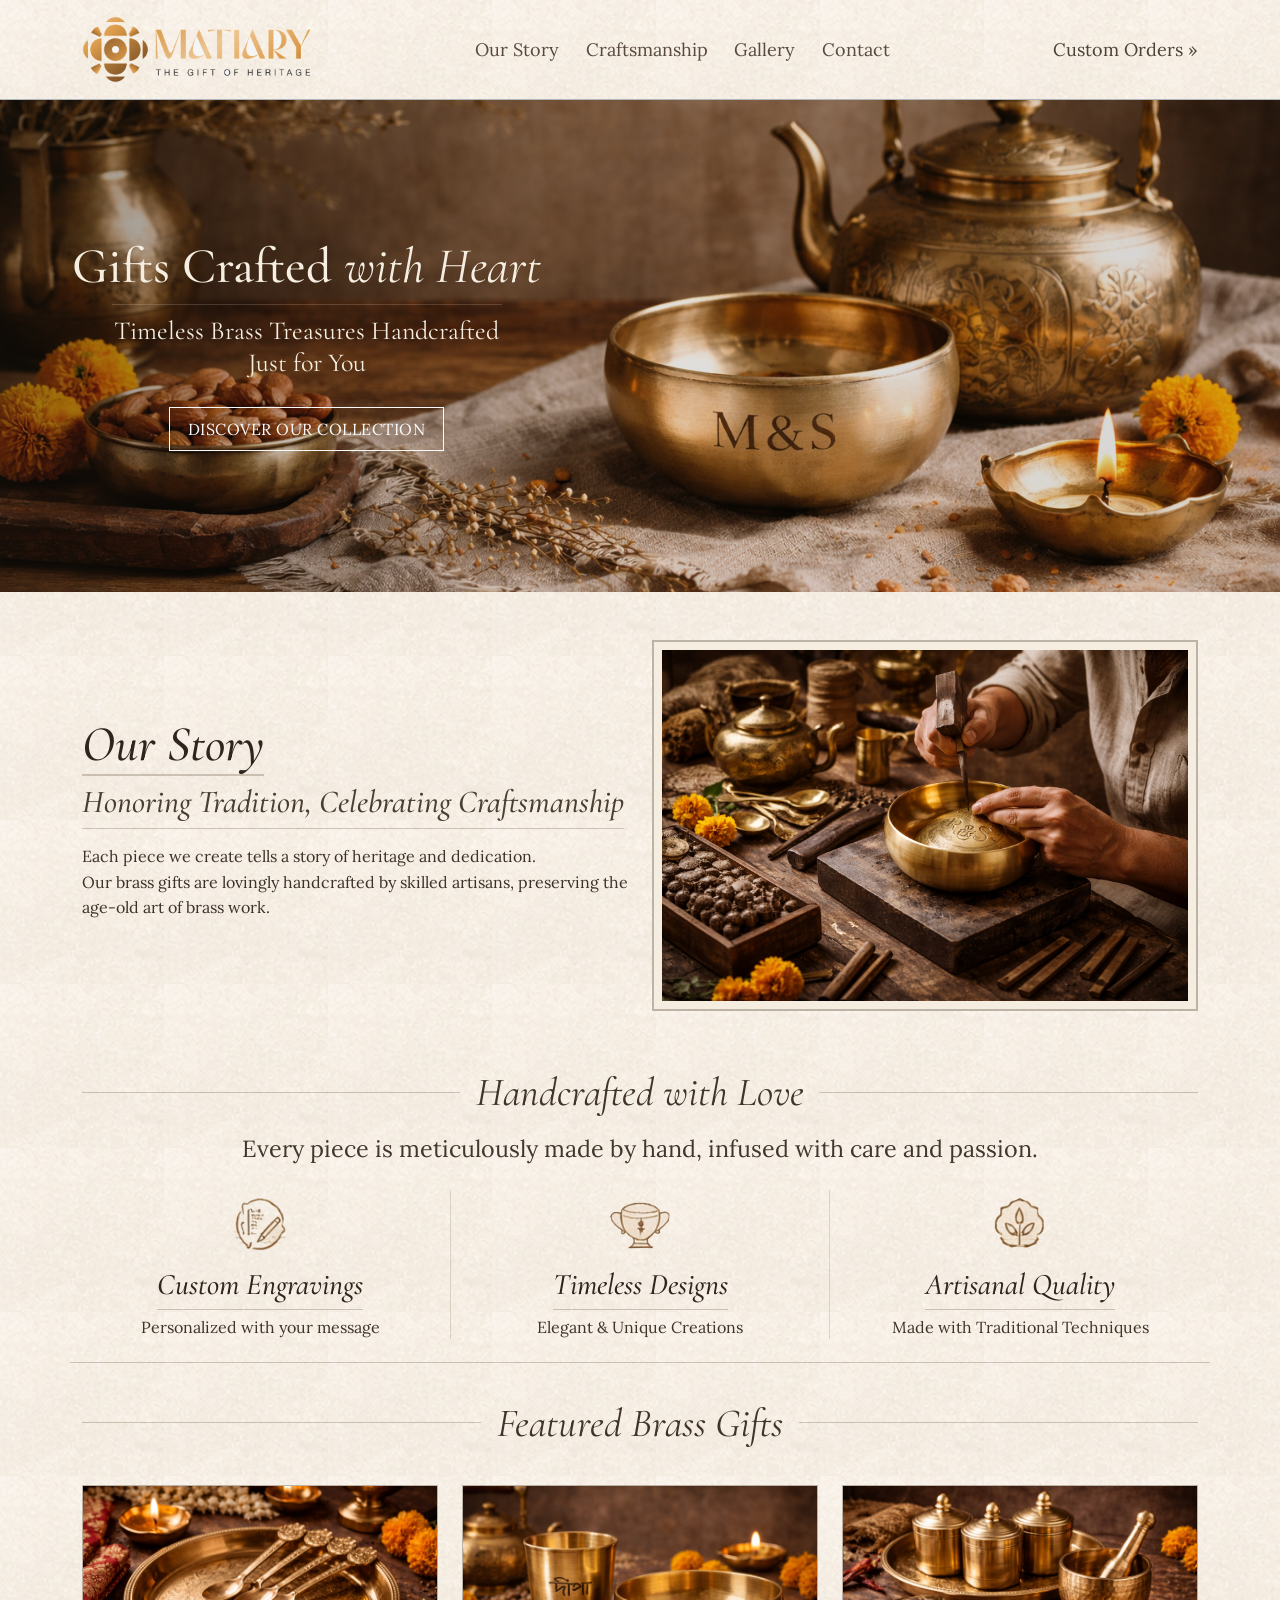
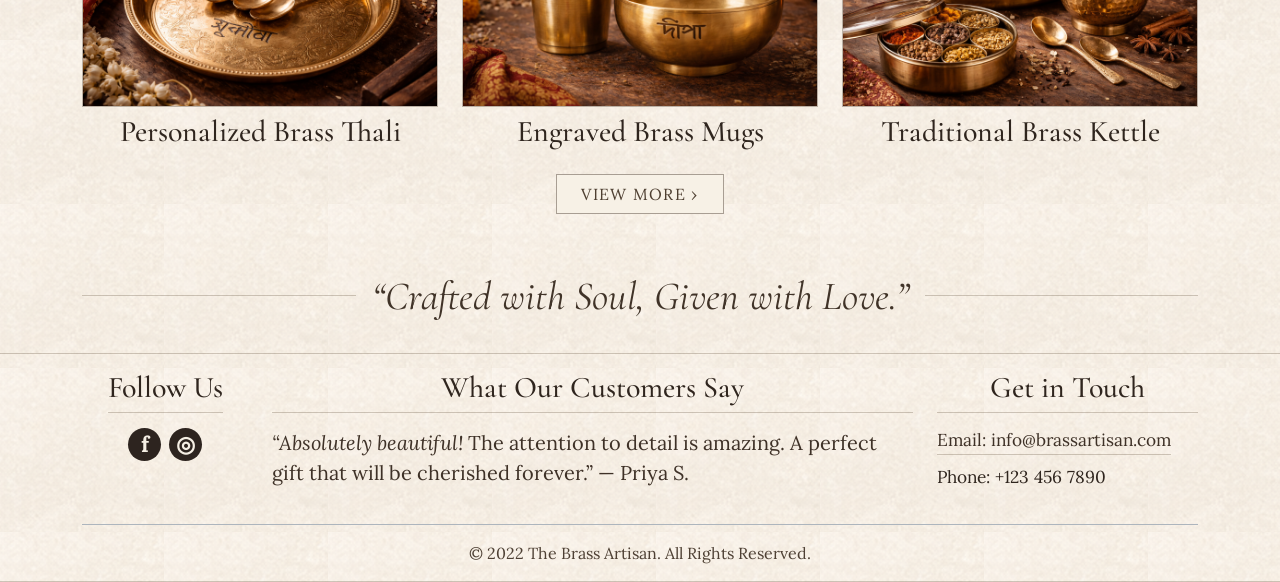
<file: index.html>
<!doctype html>
<html lang="en">
  <head>
    <meta charset="UTF-8" />
    <meta name="viewport" content="width=device-width, initial-scale=1.0" />
    <title>The Brass Artisan</title>
    <link
      href="https://cdn.jsdelivr.net/npm/bootstrap@5.3.3/dist/css/bootstrap.min.css"
      rel="stylesheet"
      integrity="sha384-QWTKZyjpPEjISv5WaRU9OFeRpok6YctnYmDr5pNlyT2bRjXh0JMhjY6hW+ALEwIH"
      crossorigin="anonymous">
    <link rel="preconnect" href="https://fonts.googleapis.com">
    <link rel="preconnect" href="https://fonts.gstatic.com" crossorigin>
    <link
      href="https://fonts.googleapis.com/css2?family=Cormorant+Garamond:ital,wght@0,400;0,500;0,600;1,400;1,500&family=Lora:ital,wght@0,400;0,500;1,400&display=swap"
      rel="stylesheet">
    <link rel="stylesheet" href="assets/css/style.css" />
  </head>
  <body>
    <header class="site-header border-bottom border-dark-subtle">
      <div class="container">
        <div class="topbar py-3 position-relative text-center">
          <a href="#">
            <img src="assets/images/logo.png" alt="logo" class="img-fluid logo">
          </a>
          <nav class="main-nav border-top border-dark-subtle border-opacity-25">
            <ul class="nav justify-content-center py-2 middle_nav">
              <li class="nav-item"><a class="nav-link" href="#">Our
                  Story</a></li>
              <li class="nav-item"><a class="nav-link"
                  href="#">Craftsmanship</a></li>
              <li class="nav-item"><a class="nav-link" href="#">Gallery</a></li>
              <li class="nav-item"><a class="nav-link" href="#">Contact</a></li>
            </ul>
          </nav>
          <a href="#" class="custom-orders text-decoration-none">Custom Orders
            <span aria-hidden="true">&raquo;</span></a>
        </div>

      </div>
    </header>
    <nav class="navbar bg-body-tertiary menu">
      <div class="container-fluid">
        <a class="navbar-brand" href="#">
          <img src="assets/images/logo.png" alt="logo" class="img-fluid">
        </a>
        <button class="navbar-toggler" type="button" data-bs-toggle="offcanvas"
          data-bs-target="#offcanvasNavbar" aria-controls="offcanvasNavbar"
          aria-label="Toggle navigation">
          <span class="navbar-toggler-icon"></span>
        </button>
        <div class="offcanvas offcanvas-end" tabindex="-1" id="offcanvasNavbar"
          aria-labelledby="offcanvasNavbarLabel">
          <div class="offcanvas-header">
            <!-- <h5 class="offcanvas-title" id="offcanvasNavbarLabel">Offcanvas</h5> -->
            <a class="navbar-brand side_img" href="#">
              <img src="assets/images/logo.png" alt="logo" class="img-fluid">
            </a>
            <button type="button" class="btn-close" data-bs-dismiss="offcanvas"
              aria-label="Close"></button>
          </div>
          <div class="offcanvas-body">
            <ul class="navbar-nav justify-content-end flex-grow-1 pe-3">
              <li class="nav-item">
                <a class="nav-link active" href="#">Our Story</a>
              </li>
              <li class="nav-item">
                <a class="nav-link" href="#">Craftsmanship</a>
              </li>
              <li class="nav-item">
                <a class="nav-link" href="#">Gallery</a>
              </li>
              <li class="nav-item">
                <a class="nav-link" href="#">Contact</a>
              </li>
              <li class="nav-item">
                <a class="nav-link" href="#">
                  Custom Orders <span aria-hidden="true">&raquo;</span>
                </a>
              </li>
            </ul>
          </div>
        </div>
      </div>
    </nav>
    <main>
      <section class="hero-section">
        <img src="assets/images/mitiari_banner2.png" alt="Brass kettle and cups"
          class="hero-image" />
        <div class="hero-overlay"></div>
        <div class="container hero-content">
          <div class="hero_content_wrap">
            <h2>Gifts Crafted <span>with Heart</span></h2>
            <hr>
            <p>Timeless Brass Treasures Handcrafted<br>Just for You</p>
            <a class="btn btn-outline-light hero-btn" href="#">DISCOVER OUR
              COLLECTION</a>
          </div>
        </div>
      </section>

      <section class="story-section py-5">
        <div class="container">
          <div class="row align-items-center g-4">
            <div class="col-md-6">
              <h3 class="section-title">Our Story</h3>
              <h4 class="section-subtitle">Honoring Tradition, Celebrating
                Craftsmanship</h4>
              <p class="section-copy">
                Each piece we create tells a story of heritage and
                dedication.<br>
                Our brass gifts are lovingly handcrafted by skilled artisans,
                preserving the age-old art of brass work.
              </p>
            </div>
            <div class="col-md-6">
              <div class="framed-image">
                <img src="assets/images/story.png"
                  alt="Artisan carving brass" class="img-fluid" />
              </div>
            </div>
          </div>
        </div>
      </section>

      <section class="craft-section pb-4">
        <div class="container">
          <div class="section-divider">
            <span>Handcrafted with Love</span>
          </div>
          <p class="craft-copy text-center">Every piece is meticulously made by
            hand, infused with care and passion.</p>

          <div class="row mt-4 feature-grid text-center">
            <div class="col-md-4 feature-item">
              <img src="assets/images/love_1.png"
                alt="Custom engravings">
              <h5>Custom Engravings</h5>
              <p>Personalized with your message</p>
            </div>
            <div class="col-md-4 feature-item middle">
              <img src="assets/images/love_3.png" alt="Timeless designs">
              <h5>Timeless Designs</h5>
              <p>Elegant &amp; Unique Creations</p>
            </div>
            <div class="col-md-4 feature-item">
              <img src="assets/images/love_2.png" alt="Artisanal quality">
              <h5>Artisanal Quality</h5>
              <p>Made with Traditional Techniques</p>
            </div>
          </div>
        </div>
      </section>

      <section class="featured-section pb-4">
        <div class="container">
          <div class="section-divider small-gap">
            <span>Featured Brass Gifts</span>
          </div>
          <div class="row g-4 mt-2">
            <div class="col-md-4">
              <article class="product-card text-center">
                <img src="assets/images/product1.png"
                  alt="Personalized brass thali" class="img-fluid w-100">
                <h6>Personalized Brass Thali</h6>
              </article>
            </div>
            <div class="col-md-4">
              <article class="product-card text-center">
                <img src="assets/images/product2.png"
                  alt="Engraved brass mugs" class="img-fluid w-100">
                <h6>Engraved Brass Mugs</h6>
              </article>
            </div>
            <div class="col-md-4">
              <article class="product-card text-center">
                <img src="assets/images/product3.png"
                  alt="Traditional brass kettle" class="img-fluid w-100">
                <h6>Traditional Brass Kettle</h6>
              </article>
            </div>
          </div>
          <div class="text-center mt-4">
            <a href="#" class="btn view-more">VIEW MORE <span
                aria-hidden="true">&#8250;</span></a>
          </div>
        </div>
      </section>

      <section class="quote-section py-4">
        <div class="container">
          <div class="section-divider quote-line">
            <span>&ldquo;Crafted with Soul, Given with Love.&rdquo;</span>
          </div>
        </div>
      </section>
    </main>

    <footer class="site-footer pt-3 pb-3">
      <div class="container">
        <div class="row gy-3 align-items-start footer-top">
          <div class="col-md-2 text-center text-md-start follow_us_wrap">
            <h6>Follow Us</h6>
            <div class="social d-flex gap-2 justify-content-center mt-2">
              <a href="#" aria-label="Facebook" class="social-circle">f</a>
              <a href="#" aria-label="Instagram" class="social-circle">◎</a>
            </div>
          </div>
          <div class="col-md-7 text-center">
            <h6>What Our Customers Say</h6>
            <p class="testimonial">
              <em>&ldquo;Absolutely beautiful!</em> The attention to detail is
              amazing. A perfect gift that will
              be cherished forever.&rdquo; &mdash; Priya S.
            </p>
          </div>
          <div class="col-md-3 text-center text-md-start">
            <h6>Get in Touch</h6>
            <p class="contact mb-1">
              <a href="mailto:info@brassartisan.com">Email:
                info@brassartisan.com</a>
            </p>
            <p class="contact">Phone: +123 456 7890</p>
          </div>
        </div>
        <div
          class="copyright text-center pt-3 mt-2 border-top border-dark-subtle border-opacity-25">
          &copy; 2022 The Brass Artisan. All Rights Reserved.
        </div>
      </div>
    </footer>

    <script
      src="https://cdn.jsdelivr.net/npm/bootstrap@5.3.3/dist/js/bootstrap.bundle.min.js"
      integrity="sha384-YvpcrYf0tY3lHB60NNkmXc5s9fDVZLESaAA55NDzOxhy9GkcIdslK1eN7N6jIeHz"
      crossorigin="anonymous"></script>
    <script src="assets/js/main.js"></script>
  </body>
</html>
</file>
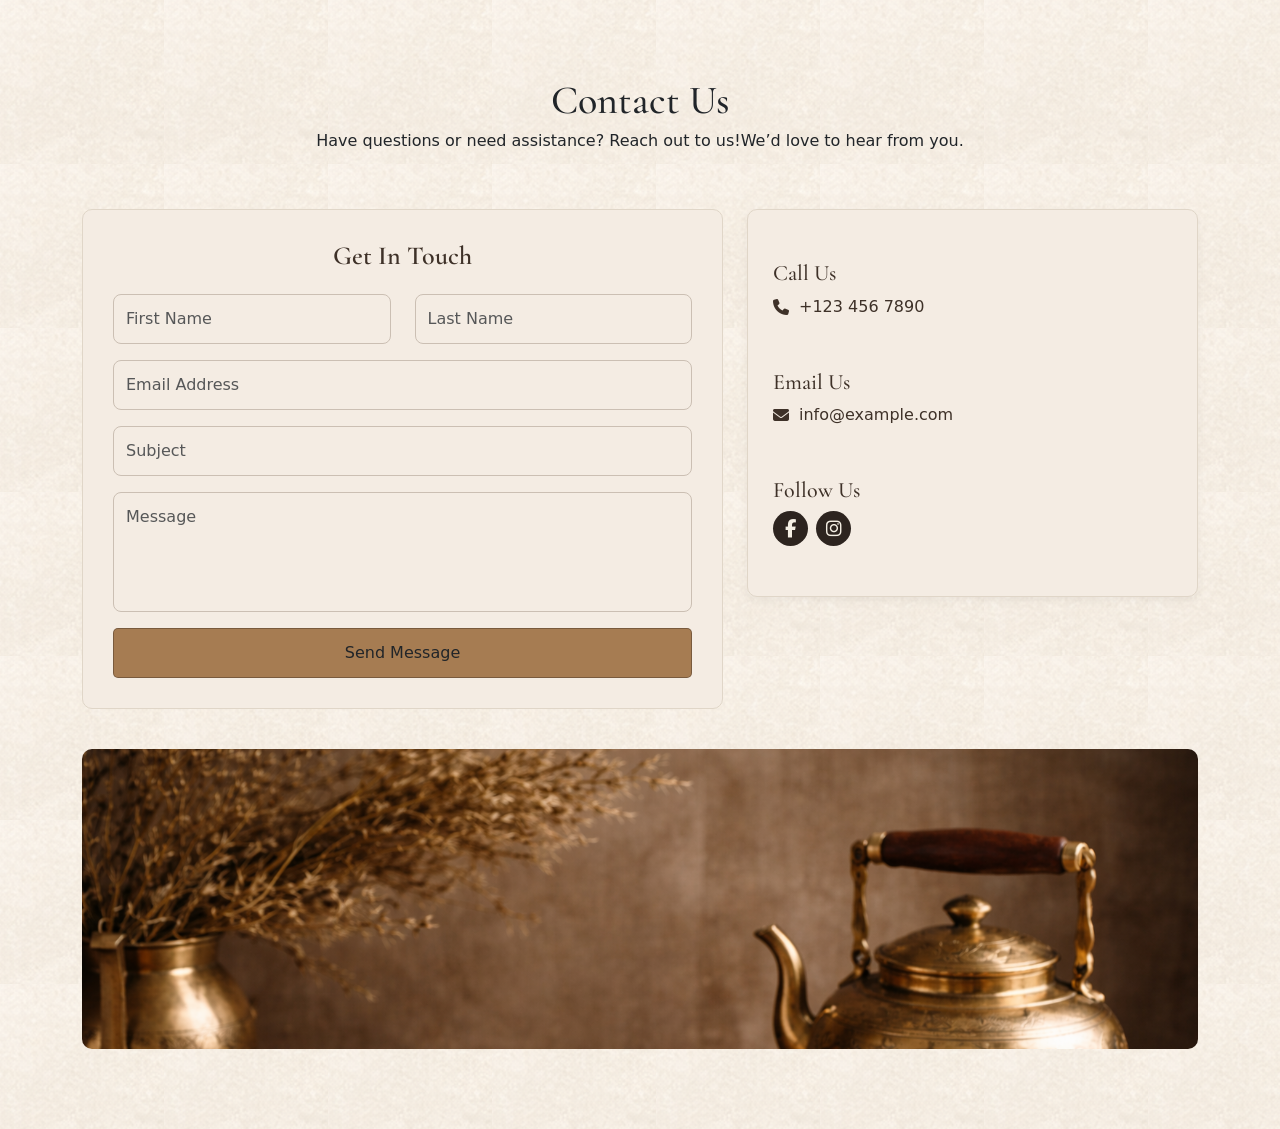
<file: contact.html>
<!DOCTYPE html>
<html lang="en">

    <head>
        <meta charset="UTF-8">
        <meta name="viewport" content="width=device-width, initial-scale=1.0">
        <title>Contact Us</title>
        <link
            href="https://fonts.googleapis.com/css2?family=Cormorant+Garamond:ital,wght@0,400;0,500;0,600;1,400;1,500&family=Lora:ital,wght@0,400;0,500;1,400&display=swap"
            rel="stylesheet">
        <link rel="stylesheet" href="assets/css/style.css" />

        <!-- Bootstrap -->
        <link
            href="https://cdn.jsdelivr.net/npm/bootstrap@5.3.2/dist/css/bootstrap.min.css"
            rel="stylesheet">
        <link rel="stylesheet"
            href="https://cdnjs.cloudflare.com/ajax/libs/font-awesome/6.5.1/css/all.min.css">
        <style>
        .contact_section {
            padding: 80px 0;
        }

        .contact_section h1 {
            font-family: "Cormorant Garamond", serif;
            font-size: 48px;
            font-weight: 500;
            line-height: 1.03;
            margin-bottom: 0.5rem;
            text-align: center;
        }

        .contact_section .title p {
            font-size: 16px;
            padding-bottom: 40px;
            text-align: center;
        }

        /* Cards */
        .info-card {
            background: #f4ece3;
            padding: 0 25px 50px;
            border-radius: 10px;
            margin-bottom: 20px;
            box-shadow: 0 4px 10px rgba(0, 0, 0, 0.05);
            border: 1px solid #e0d6c8;
        }

        .info_card_wrap {
            padding-top: 50px;
        }

        .info_card_wrap h5 {
            font-family: "Cormorant Garamond", serif;
            font-size: 24px;
            color: #3e3128;
            font-weight: 500;
            padding: 0;
        }

        .info_card_wrap .info_wrappper {
            display: flex;
            align-items: center;
            gap: 10px;
        }

        .info_card_wrap .info_wrappper a {
            color: #3e3128;
            text-decoration: none;
        }

        .info_card_wrap .info_wrappper a:hover {
            color: #A67C52
        }

        .info_card_wrap .info_wrappper i {
            color: #3e3128;
        }

        .info_card_wrap .social-circle {
            width: 35px;
            height: 35px;
            font-size: 18px;
        }

        .form-box h3 {
            font-size: 30px;
            text-align: center;
            font-family: "Cormorant Garamond", serif;
            color: #3e3128;
            font-weight: 600;
            padding: 0 0 15px;
        }

        .form-box {
            background: #f4ece3;
            padding: 30px;
            border-radius: 10px;
            border: 1px solid #e0d6c8;
        }
        .custom-input {
            border: 1.5px solid #cbbfb3;
            border-radius: 8px;
            padding: 12px;
            background: transparent;
        }
        .custom-input:focus {
            border-color: #A67C52 !important;
            box-shadow: none !important;
            background: transparent;
        }
        textarea.custom-input {
            height: 120px;
            resize: none;
        }
        .btn-custom {
            background: #A67C52;
            border-radius: 5px;
            padding: 12px;
            width: 100%;
            border: 1px solid rgba(58, 45, 33, 0.42);
            transition: 0.3s;
        }

        .btn-custom:hover {
            background: #ece1cf;
            border: 1px solid rgba(58, 45, 33, 0.42);
        }

        /* Bottom image */
        .bottom-img {
            margin-top: 40px;
            border-radius: 10px;
            overflow: hidden;
            height: 300px;
        }
        .bottom-img img{object-fit: cover; object-position: center;}
        /* reponsive */
        @media (max-width: 1366px) {
            .contact_section h1{font-size: 40px;}
            .info_card_wrap h5{font-size: 22px;}
            .form-box h3 {font-size: 26px;}
        }
        @media (max-width: 1199px) {
            .contact_section h1{font-size: 36px;}
             .info_card_wrap h5{font-size: 20px;}
             .form-box h3 {font-size: 24px;}
        }
        @media (max-width: 991px) {
            .contact_section h1{font-size: 30px;}
             .info_card_wrap h5{font-size: 18px;}
             .form-box h3 {font-size: 22px;}
        }
        @media (max-width: 767px) {
            .contact_section h1{font-size: 24px;}
            .info_card_wrap h5{font-size: 18px;}
            .form-box h3 {font-size: 20px;}
        }
        @media (max-width: 480px) {

        }

    </style>
    </head>

    <body>

        <section class="contact_section">
            <div class="container">
                <div class="title">
                    <h1>Contact Us</h1>
                    <p>Have questions or need assistance? Reach out to
                        us!We’d love to hear from you.</p>
                </div>

                <div class="row">

                    <!-- Right Form -->
                    <div class="col-md-7">
                        <div class="form-box">
                            <h3>Get In Touch</h3>

                            <form>
                                <div class="row">
                                    <div class="col-md-6">
                                        <input type="text"
                                            class="form-control custom-input mb-3"
                                            placeholder="First Name">
                                    </div>
                                    <div class="col-md-6">
                                        <input type="text"
                                            class="form-control custom-input mb-3"
                                            placeholder="Last Name">
                                    </div>
                                </div>
                                <input type="email"
                                    class="form-control custom-input mb-3"
                                    placeholder="Email Address">
                                <input type="text"
                                    class="form-control custom-input mb-3"
                                    placeholder="Subject">
                                <textarea class="form-control custom-input mb-3"
                                    placeholder="Message"></textarea>

                                <button class="btn btn-custom">Send
                                    Message</button>
                            </form>
                        </div>
                    </div>

                    <div class="col-md-5">
                        <div class="info-card">
                            <div class="info_card_wrap">
                                <h5>Call Us</h5>
                                <div class="info_wrappper">
                                    <i class="fa-solid fa-phone"></i>
                                    <a href="tel:+123 456 7890">+123 456
                                        7890</a>
                                </div>
                            </div>
                            <div class="info_card_wrap">
                                <h5>Email Us</h5>
                                <div class="info_wrappper">
                                    <i class="fa-solid fa-envelope"></i>
                                    <a
                                        href="email:info@example.com">info@example.com</a>
                                </div>
                            </div>

                            <div class="info_card_wrap">
                                <h5>Follow Us</h5>
                                <div class="social d-flex gap-2 mt-2">
                                    <a href="https://www.facebook.com/"
                                        aria-label="Facebook"
                                        class="social-circle"
                                        target="_blank"
                                        rel="noopener noreferrer">
                                        <i class="fa-brands fa-facebook-f"></i>
                                    </a>

                                    <a href="https://www.instagram.com/"
                                        aria-label="Instagram"
                                        class="social-circle"
                                        target="_blank"
                                        rel="noopener noreferrer">
                                        <i class="fa-brands fa-instagram"></i>
                                    </a>
                                </div>
                            </div>
                        </div>

                    </div>

                </div>

                <!-- Bottom Image -->
                <div class="bottom-img">
                    <img src="assets/images/mitiari_banner2.png"
                        alt="Brass kettle and cups" class="img-fluid">
                </div>

            </div>
        </section>

    </body>

</html>
</file>
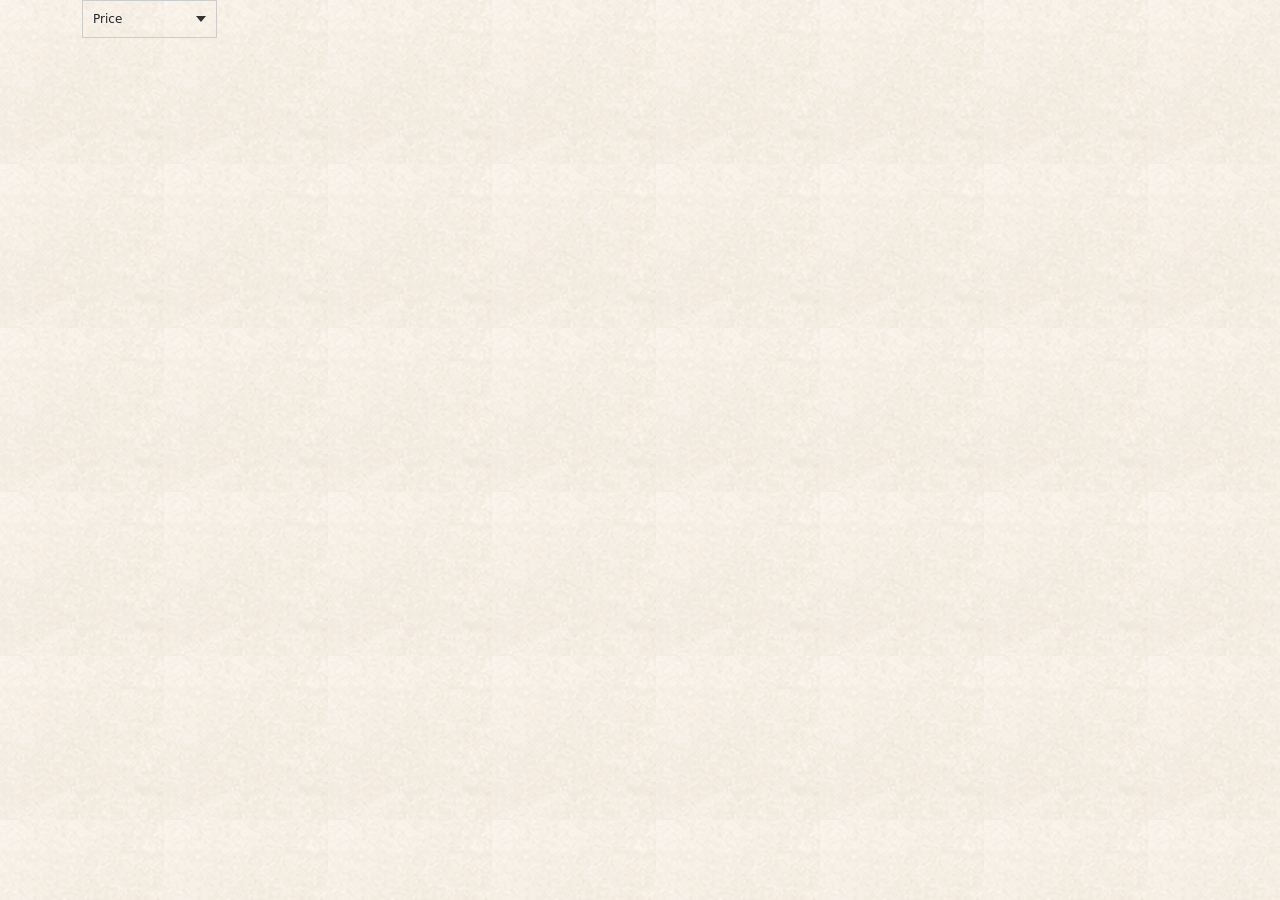
<file: dropdoun.html>
<!doctype html>
<html lang="en">
  <head>
    <meta charset="UTF-8" />
    <meta name="viewport" content="width=device-width, initial-scale=1.0" />
    <title>Drop down</title>
    <link
      href="https://fonts.googleapis.com/css2?family=Cormorant+Garamond:ital,wght@0,400;0,500;0,600;1,400;1,500&family=Lora:ital,wght@0,400;0,500;1,400&display=swap"
      rel="stylesheet"
    />
    <link rel="stylesheet" href="assets/css/style.css" />

    <!-- Bootstrap -->
    <link
      href="https://cdn.jsdelivr.net/npm/bootstrap@5.3.2/dist/css/bootstrap.min.css"
      rel="stylesheet"
    />
    <link
      rel="stylesheet"
      href="https://cdnjs.cloudflare.com/ajax/libs/font-awesome/6.5.1/css/all.min.css"
    />
    <style>
      .custom_select {
        position: relative;
        width: 135px;
        cursor: pointer;
      }
      .custom_select .selected {
        padding: 5px 10px;
        border: 1px solid #ccc;
        background: transparent;
        position: relative;
        height: 38px;
        align-items: center;
        font-size: 12px;
        display: flex;
      }
      .custom_select .options {
        display: none;
        position: absolute;
        width: 100%;
        background: #fff;
        border: 1px solid #ccc;
        z-index: 1000;
        font-size: 12px;
      }
      .custom_select .options div {
        padding: 5px 10px;
      }
      .custom_select .options div:hover {
        background-color: #a67c52;
        color: #fff;
      }
      .custom_select.active .options {
        display: block;
      }
      .custom_select .selected::after {
        content: "";
        position: absolute;
        right: 10px;
        top: 50%;
        transform: translateY(-50%);
        border-left: 5px solid transparent;
        border-right: 5px solid transparent;
        border-top: 6px solid #333;
      }
      .custom_select.active .selected::after {
        transform: translateY(-50%) rotate(180deg);
      }
    </style>
  </head>

  <body>
    <div class="container">
      <div class="custom_select" id="customSelect">
        <div class="selected">Price</div>
        <div class="options">
          <div data-value="">Price</div>
          <div data-value="0-2000">Under ₹2,000</div>
          <div data-value="2000-4000">₹2,000 - ₹4,000</div>
          <div data-value="4000-999999">Above ₹4,000</div>
        </div>
      </div>
    </div>
  </body>
  <script>
    const select = document.getElementById("customSelect");
    const selected = select.querySelector(".selected");
    const options = select.querySelectorAll(".options div");

    // Toggle dropdown
    selected.addEventListener("click", () => {
      select.classList.toggle("active");
    });

    // Select option
    options.forEach((option) => {
      option.addEventListener("click", () => {
        selected.textContent = option.textContent;
        select.classList.remove("active");
      });
    });

    // Close when clicking outside
    document.addEventListener("click", (e) => {
      if (!select.contains(e.target)) {
        select.classList.remove("active");
      }
    });
  </script>
</html>
</file>
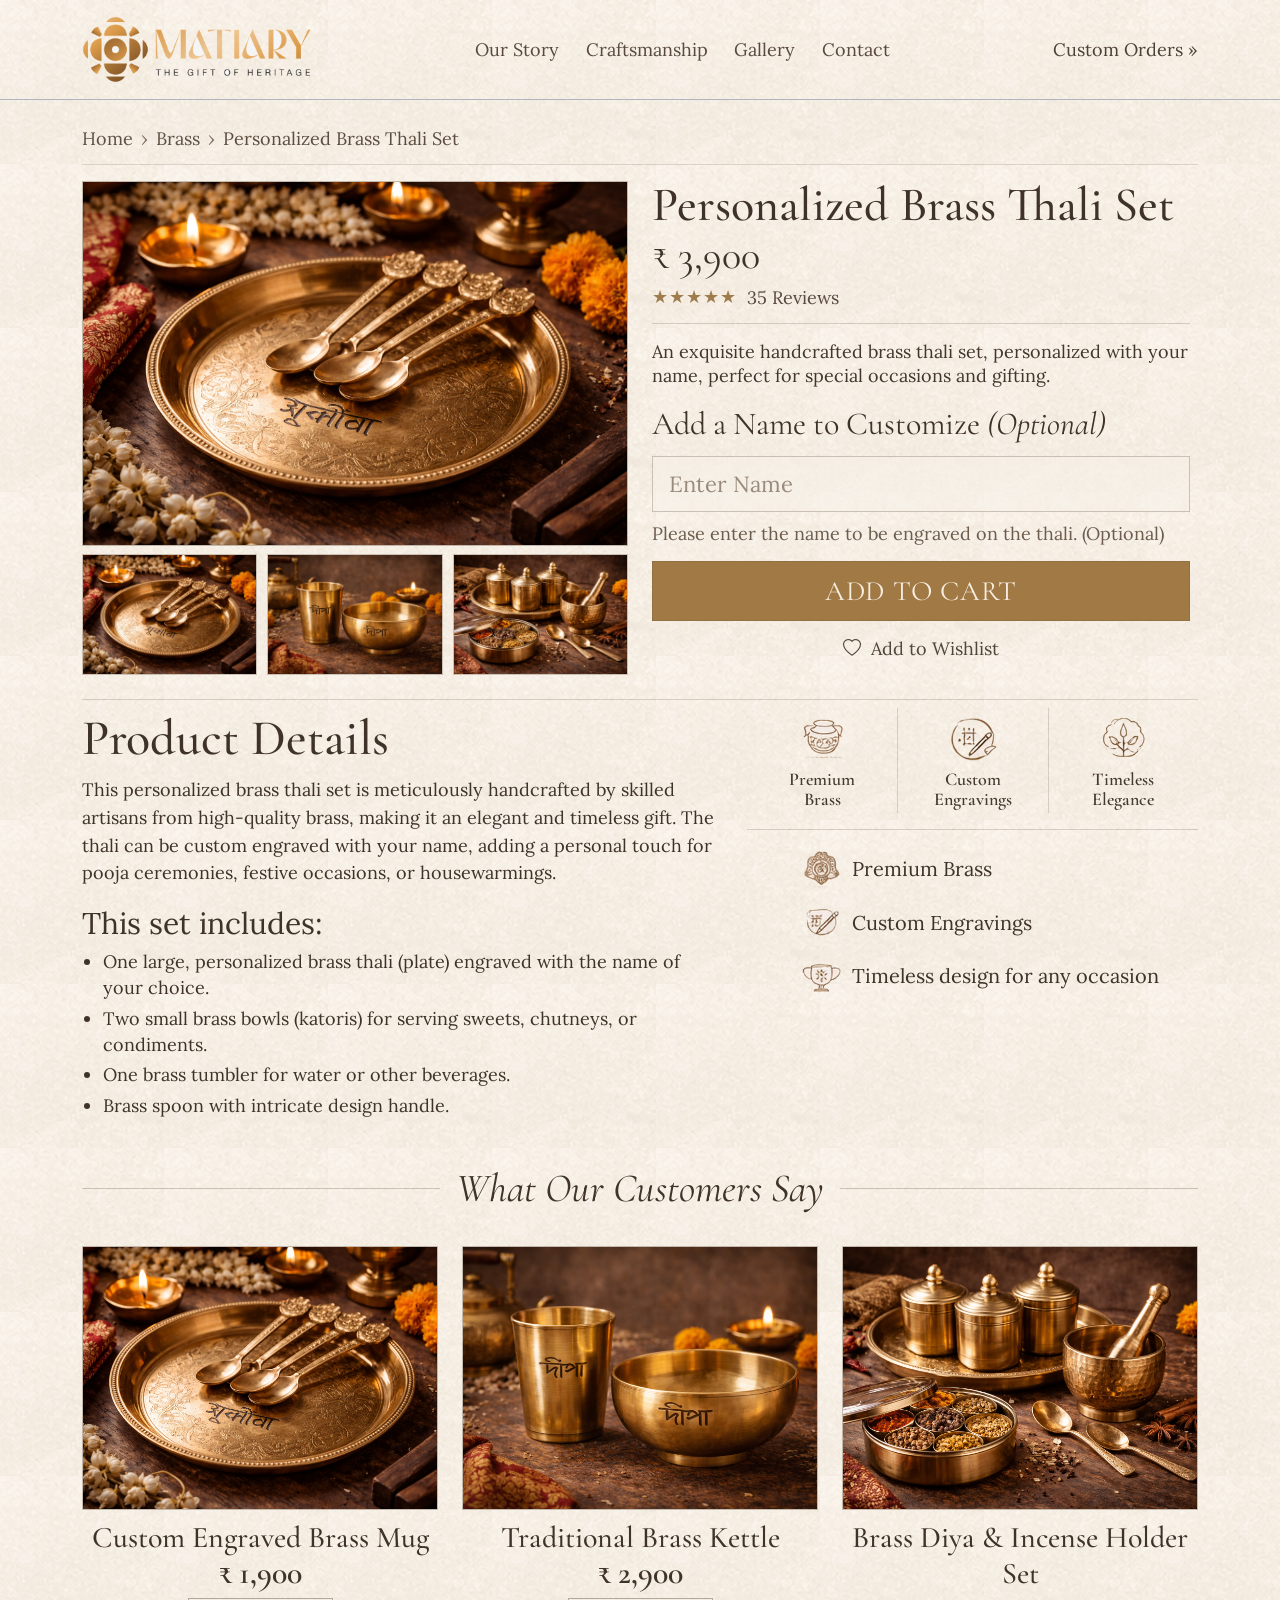
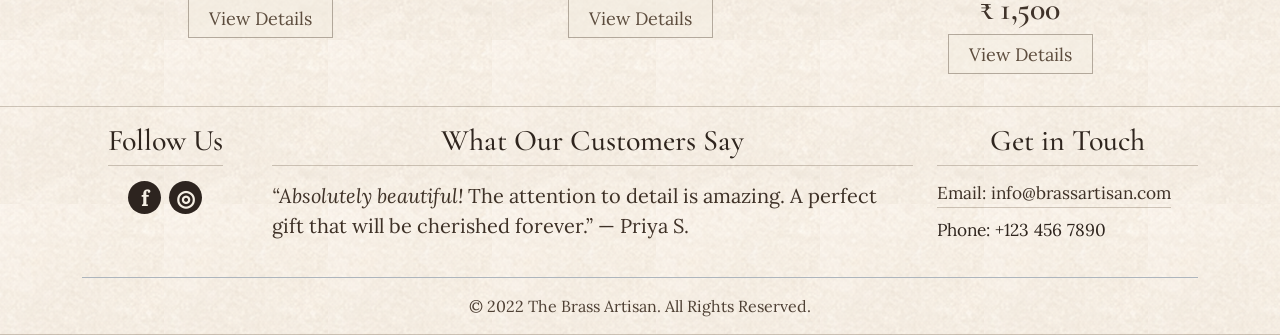
<file: product-details.html>
<!doctype html>
<html lang="en">

<head>
  <meta charset="UTF-8" />
  <meta name="viewport" content="width=device-width, initial-scale=1.0" />
  <title>Product Details | The Brass Artisan</title>
  <link href="https://cdn.jsdelivr.net/npm/bootstrap@5.3.3/dist/css/bootstrap.min.css" rel="stylesheet"
    integrity="sha384-QWTKZyjpPEjISv5WaRU9OFeRpok6YctnYmDr5pNlyT2bRjXh0JMhjY6hW+ALEwIH" crossorigin="anonymous">
  <link rel="preconnect" href="https://fonts.googleapis.com">
  <link rel="preconnect" href="https://fonts.gstatic.com" crossorigin>
  <link
    href="https://fonts.googleapis.com/css2?family=Cormorant+Garamond:ital,wght@0,400;0,500;0,600;1,400;1,500&family=Lora:ital,wght@0,400;0,500;1,400&display=swap"
    rel="stylesheet">
  <link href="https://cdn.jsdelivr.net/npm/bootstrap-icons@1.11.3/font/bootstrap-icons.css" rel="stylesheet">
  <link rel="stylesheet" href="assets/css/style.css" />
</head>

<body>
  <header class="site-header border-bottom border-dark-subtle">
    <div class="container">
      <div class="topbar py-3 position-relative text-center">
        <a href="#">
          <img src="assets/images/logo.png" alt="logo" class="img-fluid logo">
        </a>
        <nav class="main-nav border-top border-dark-subtle border-opacity-25">
          <ul class="nav justify-content-center py-2 middle_nav">
            <li class="nav-item"><a class="nav-link" href="#">Our
                Story</a></li>
            <li class="nav-item"><a class="nav-link" href="#">Craftsmanship</a></li>
            <li class="nav-item"><a class="nav-link" href="#">Gallery</a></li>
            <li class="nav-item"><a class="nav-link" href="#">Contact</a></li>
          </ul>
        </nav>
        <a href="#" class="custom-orders text-decoration-none">Custom Orders
          <span aria-hidden="true">&raquo;</span></a>
      </div>

    </div>
  </header>
  <nav class="navbar bg-body-tertiary menu">
    <div class="container-fluid">
      <a class="navbar-brand" href="#">
        <img src="assets/images/logo.png" alt="logo" class="img-fluid">
      </a>
      <button class="navbar-toggler" type="button" data-bs-toggle="offcanvas" data-bs-target="#offcanvasNavbar"
        aria-controls="offcanvasNavbar" aria-label="Toggle navigation">
        <span class="navbar-toggler-icon"></span>
      </button>
      <div class="offcanvas offcanvas-end" tabindex="-1" id="offcanvasNavbar" aria-labelledby="offcanvasNavbarLabel">
        <div class="offcanvas-header">
          <!-- <h5 class="offcanvas-title" id="offcanvasNavbarLabel">Offcanvas</h5> -->
          <a class="navbar-brand side_img" href="#">
            <img src="assets/images/logo.png" alt="logo" class="img-fluid">
          </a>
          <button type="button" class="btn-close" data-bs-dismiss="offcanvas" aria-label="Close"></button>
        </div>
        <div class="offcanvas-body">
          <ul class="navbar-nav justify-content-end flex-grow-1 pe-3">
            <li class="nav-item">
              <a class="nav-link active" href="#">Our Story</a>
            </li>
            <li class="nav-item">
              <a class="nav-link" href="#">Craftsmanship</a>
            </li>
            <li class="nav-item">
              <a class="nav-link" href="#">Gallery</a>
            </li>
            <li class="nav-item">
              <a class="nav-link" href="#">Contact</a>
            </li>
            <li class="nav-item">
              <a class="nav-link" href="#">
                Custom Orders <span aria-hidden="true">&raquo;</span>
              </a>
            </li>
          </ul>
        </div>
      </div>
    </div>
  </nav>

  <main class="product-detail-page py-3 py-md-4">
    <!-- PRODUCT DETAILS CONTENT: START -->
    <div class="container detail-wrap">
      <nav class="detail-breadcrumbs d-flex align-items-center gap-2" aria-label="Breadcrumb">
        <a href="index.html" class="crumb-link text-decoration-none">Home</a>
        <span class="crumb-sep" aria-hidden="true">&#8250;</span>
        <a href="#" class="crumb-link text-decoration-none">Brass</a>
        <span class="crumb-sep" aria-hidden="true">&#8250;</span>
        <span class="crumb-current">Personalized Brass Thali Set</span>
      </nav>

      <section class="product-hero mt-3">
        <div class="row g-4">
          <div class="col-lg-6">
            <img src="assets/images/product1.png" alt="Personalized Brass Thali Set" class="hero-product-image w-100"
              id="mainImage">
            <div class="thumb-row d-grid mt-2">
              <img src="assets/images/product1.png" alt="Thali thumbnail one" class="thumb-img w-100"
                onclick="changeImage(this)">
              <img src="assets/images/product2.png" alt="Thali thumbnail two" class="thumb-img w-100"
                onclick="changeImage(this)">
              <img src="assets/images/product3.png" alt="Thali thumbnail three" class="thumb-img w-100"
                onclick="changeImage(this)">
            </div>
          </div>

          <div class="col-lg-6">
            <div class="product-meta pe-lg-2">
              <h2>Personalized Brass Thali Set</h2>
              <p class="detail-price">₹ 3,900</p>
              <div class="rating-row">
                <span class="stars" aria-label="5 stars">★★★★★</span>
                <span class="reviews">35 Reviews</span>
              </div>

              <p class="detail-copy">
                An exquisite handcrafted brass thali set, personalized with
                your name, perfect for special occasions and gifting.
              </p>

              <label for="engraveName" class="name-label">Add a Name to
                Customize <em>(Optional)</em></label>
              <input id="engraveName" type="text" class="name-input" placeholder="Enter Name">
              <p class="field-note">Please enter the name to be engraved on
                the thali. (Optional)</p>

              <button class="cart-btn" type="button">ADD TO CART</button>
              <a class="wishlist text-decoration-none"><i id="heartIcon" class="bi bi-heart"></i> Add to
                Wishlist</a>
            </div>
          </div>
        </div>
      </section>

      <section class="product-details mt-4 pt-2">
        <div class="row g-4">
          <div class="col-lg-7">
            <h3>Product Details</h3>
            <p class="details-intro">
              This personalized brass thali set is meticulously handcrafted by
              skilled artisans from high-quality brass, making it an elegant
              and timeless gift. The thali can be custom engraved with your
              name, adding a personal touch for pooja ceremonies, festive
              occasions, or housewarmings.
            </p>
            <p class="includes-title">This set includes:</p>
            <ul class="includes-list">
              <li>One large, personalized brass thali (plate) engraved with
                the name of your choice.</li>
              <li>Two small brass bowls (katoris) for serving sweets,
                chutneys, or condiments.</li>
              <li>One brass tumbler for water or other beverages.</li>
              <li>Brass spoon with intricate design handle.</li>
            </ul>
          </div>

          <div class="col-lg-5">
            <div class="feature-icons-row">
              <div class="feature-icon-item">
                <img src="assets/images/product_Details_1.png" alt="Premium Brass">
                <span>Premium<br>Brass</span>
              </div>
              <div class="feature-icon-item">
                <img src="assets/images/product_Details_2.png" alt="Custom Engravings">
                <span>Custom<br>Engravings</span>
              </div>
              <div class="feature-icon-item">
                <img src="assets/images/product_Details_3.png" alt="Timeless Elegance">
                <span>Timeless<br>Elegance</span>
              </div>
            </div>

            <ul class="feature-points">
              <li>
                <img src="assets/images/product_Details_4.png" alt="Premium Brass" class="img-fluid">
                Premium Brass
              </li>
              <li>
                <img src="assets/images/product_Details_5.png" alt="Premium Brass" class="img-fluid">
                Custom Engravings
              </li>
              <li>
                <img src="assets/images/product_Details_6.png" alt="Premium Brass" class="img-fluid">
                Timeless design for any occasion
              </li>
            </ul>
          </div>
        </div>
      </section>

      <section class="related-products mt-4 pt-2 pb-2">
        <div class="section-divider small-gap">
          <span>What Our Customers Say</span>
        </div>
        <div class="row g-4 mt-1">
          <div class="col-md-4">
            <article class="related-card text-center">
              <img src="assets/images/product1.png" alt="Custom Engraved Brass Mug" class="img-fluid w-100">
              <h5>Custom Engraved Brass Mug</h5>
              <p>₹ 1,900</p>
              <a href="#" class="details-btn text-decoration-none">View
                Details</a>
            </article>
          </div>
          <div class="col-md-4">
            <article class="related-card text-center">
              <img src="assets/images/product2.png" alt="Traditional Brass Kettle" class="img-fluid w-100">
              <h5>Traditional Brass Kettle</h5>
              <p>₹ 2,900</p>
              <a href="#" class="details-btn text-decoration-none">View
                Details</a>
            </article>
          </div>
          <div class="col-md-4">
            <article class="related-card text-center">
              <img src="assets/images/product3.png" alt="Brass Diya and Incense Holder Set" class="img-fluid w-100">
              <h5>Brass Diya &amp; Incense Holder Set</h5>
              <p>₹ 1,500</p>
              <a href="#" class="details-btn text-decoration-none">View
                Details</a>
            </article>
          </div>
        </div>
      </section>
    </div>
    <!-- PRODUCT DETAILS CONTENT: END -->
  </main>

  <footer class="site-footer pt-3 pb-3">
    <div class="container">
      <div class="row gy-3 align-items-start footer-top">
        <div class="col-md-2 text-center text-md-start follow_us_wrap">
          <h6>Follow Us</h6>
          <div class="social d-flex gap-2 justify-content-center mt-2">
            <a href="#" aria-label="Facebook" class="social-circle">f</a>
            <a href="#" aria-label="Instagram" class="social-circle">◎</a>
          </div>
        </div>
        <div class="col-md-7 text-center">
          <h6>What Our Customers Say</h6>
          <p class="testimonial">
            <em>&ldquo;Absolutely beautiful!</em> The attention to detail is
            amazing. A perfect gift that will
            be cherished forever.&rdquo; &mdash; Priya S.
          </p>
        </div>
        <div class="col-md-3 text-center text-md-start">
          <h6>Get in Touch</h6>
          <p class="contact mb-1">
            <a href="mailto:info@brassartisan.com">Email:
              info@brassartisan.com</a>
          </p>
          <p class="contact">Phone: +123 456 7890</p>
        </div>
      </div>
      <div class="copyright text-center pt-3 mt-2 border-top border-dark-subtle border-opacity-25">
        &copy; 2022 The Brass Artisan. All Rights Reserved.
      </div>
    </div>
  </footer>

  <script src="https://cdn.jsdelivr.net/npm/bootstrap@5.3.3/dist/js/bootstrap.bundle.min.js"
    integrity="sha384-YvpcrYf0tY3lHB60NNkmXc5s9fDVZLESaAA55NDzOxhy9GkcIdslK1eN7N6jIeHz"
    crossorigin="anonymous"></script>
  <script src="assets/js/main.js"></script>
  <script>
    function changeImage(element) {
      document.getElementById("mainImage").src = element.src;
    }
  </script>
  <script>
    const heart = document.getElementById("heartIcon");

    heart.addEventListener("click", function () {
      this.classList.toggle("bi-heart");
      this.classList.toggle("bi-heart-fill");
    });
  </script>
</body>

</html>
</file>
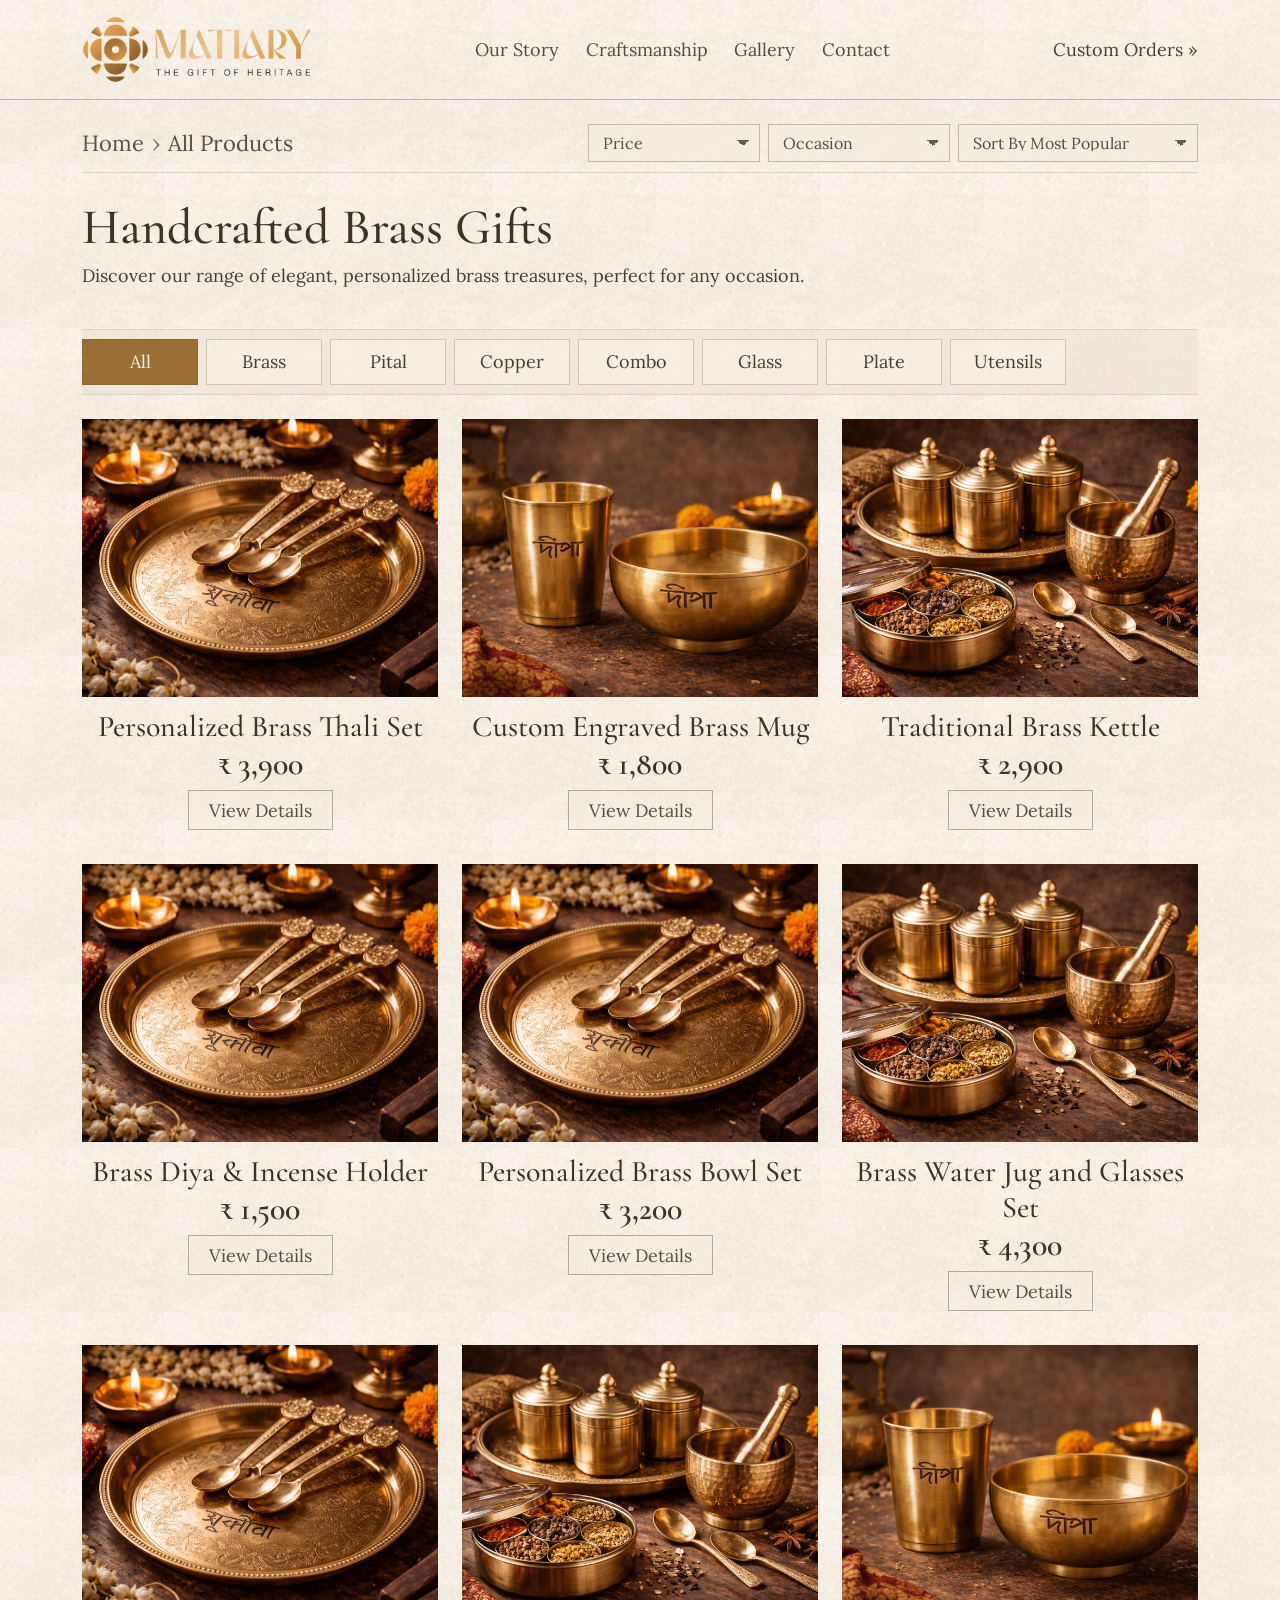
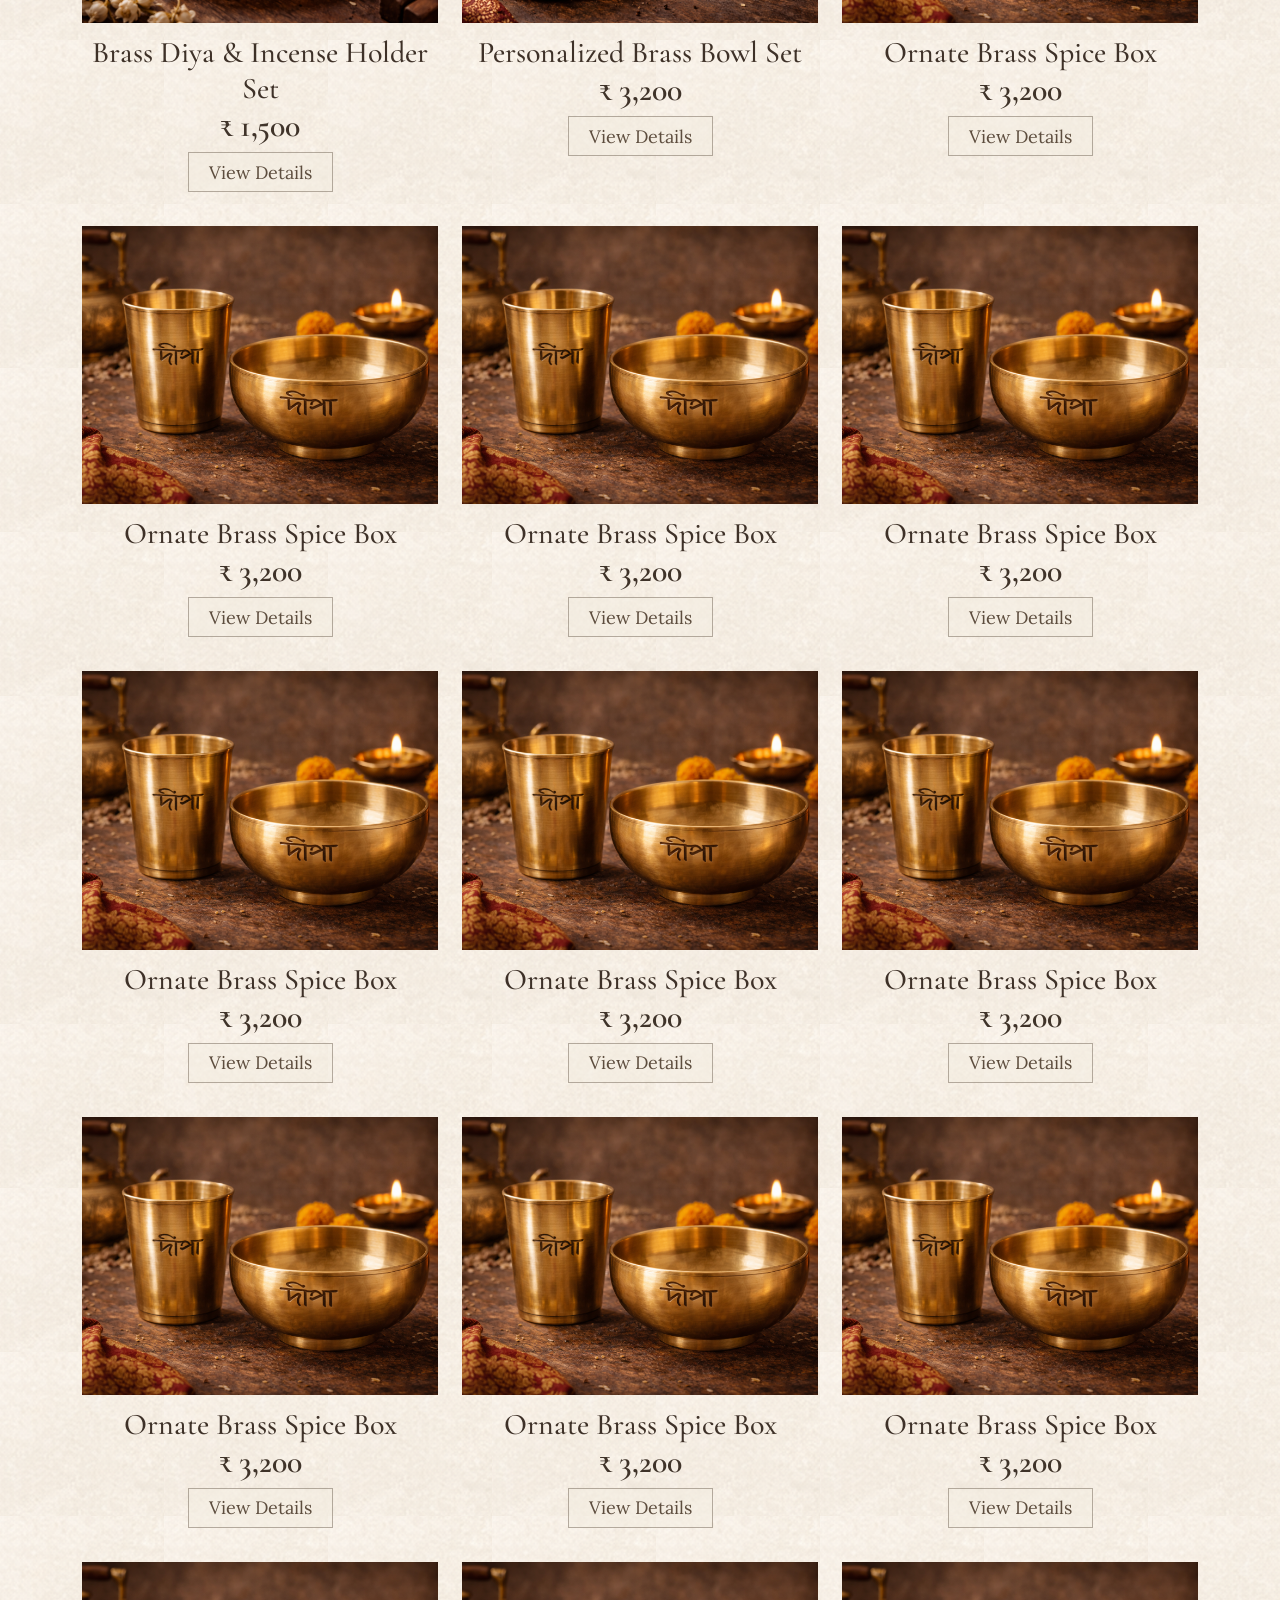
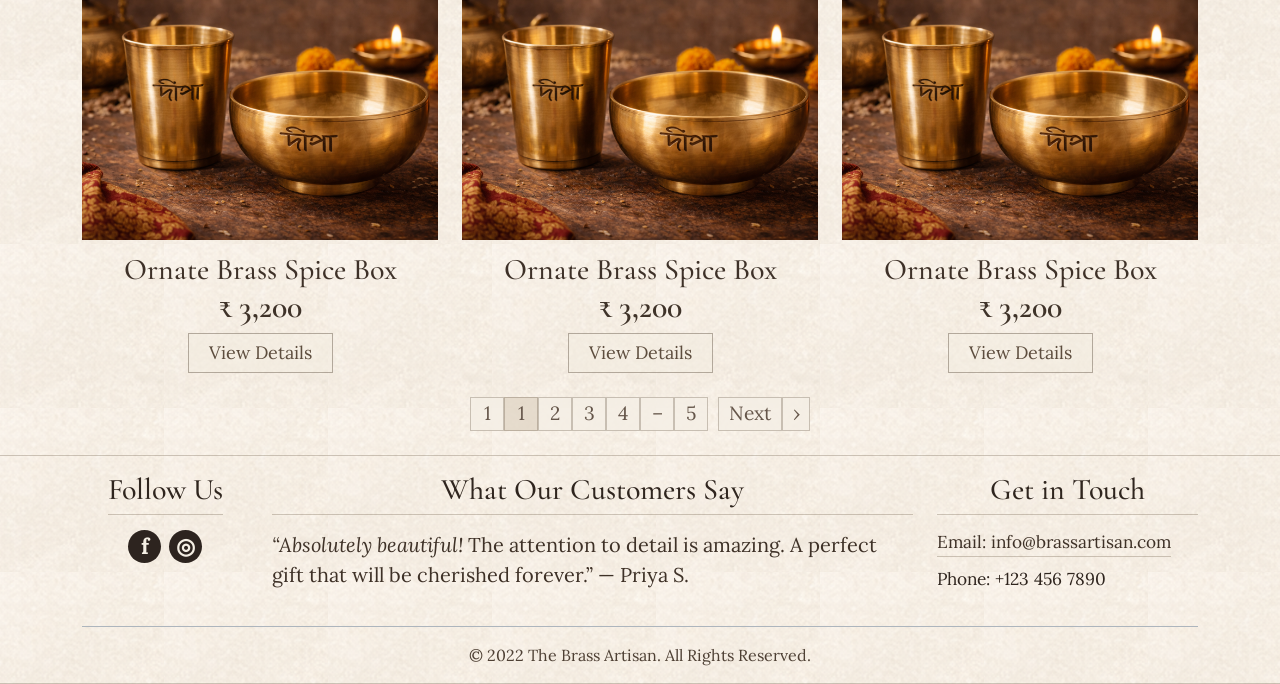
<file: products.html>
<!doctype html>
<html lang="en">
  <head>
    <meta charset="UTF-8" />
    <meta name="viewport" content="width=device-width, initial-scale=1.0" />
    <title>All Products | The Brass Artisan</title>
    <link
      href="https://cdn.jsdelivr.net/npm/bootstrap@5.3.3/dist/css/bootstrap.min.css"
      rel="stylesheet"
      integrity="sha384-QWTKZyjpPEjISv5WaRU9OFeRpok6YctnYmDr5pNlyT2bRjXh0JMhjY6hW+ALEwIH"
      crossorigin="anonymous">
    <link rel="preconnect" href="https://fonts.googleapis.com">
    <link rel="preconnect" href="https://fonts.gstatic.com" crossorigin>
    <link
      href="https://fonts.googleapis.com/css2?family=Cormorant+Garamond:ital,wght@0,400;0,500;0,600;1,400;1,500&family=Lora:ital,wght@0,400;0,500;1,400&display=swap"
      rel="stylesheet">
    <link rel="stylesheet" href="assets/css/style.css" />
  </head>
  <body>
    <header class="site-header border-bottom border-dark-subtle">
      <div class="container">
        <div class="topbar py-3 position-relative text-center">
          <a href="#">
            <img src="assets/images/logo.png" alt="logo" class="img-fluid logo">
          </a>
          <nav class="main-nav border-top border-dark-subtle border-opacity-25">
            <ul class="nav justify-content-center py-2 middle_nav">
              <li class="nav-item"><a class="nav-link" href="#">Our
                  Story</a></li>
              <li class="nav-item"><a class="nav-link"
                  href="#">Craftsmanship</a></li>
              <li class="nav-item"><a class="nav-link" href="#">Gallery</a></li>
              <li class="nav-item"><a class="nav-link" href="#">Contact</a></li>
            </ul>
          </nav>
          <a href="#" class="custom-orders text-decoration-none">Custom Orders
            <span aria-hidden="true">&raquo;</span></a>
        </div>

      </div>
    </header>
    <nav class="navbar bg-body-tertiary menu">
      <div class="container-fluid">
        <a class="navbar-brand" href="#">
          <img src="assets/images/logo.png" alt="logo" class="img-fluid">
        </a>
        <button class="navbar-toggler" type="button" data-bs-toggle="offcanvas"
          data-bs-target="#offcanvasNavbar" aria-controls="offcanvasNavbar"
          aria-label="Toggle navigation">
          <span class="navbar-toggler-icon"></span>
        </button>
        <div class="offcanvas offcanvas-end" tabindex="-1" id="offcanvasNavbar"
          aria-labelledby="offcanvasNavbarLabel">
          <div class="offcanvas-header">
            <!-- <h5 class="offcanvas-title" id="offcanvasNavbarLabel">Offcanvas</h5> -->
            <a class="navbar-brand side_img" href="#">
              <img src="assets/images/logo.png" alt="logo" class="img-fluid">
            </a>
            <button type="button" class="btn-close" data-bs-dismiss="offcanvas"
              aria-label="Close"></button>
          </div>
          <div class="offcanvas-body">
            <ul class="navbar-nav justify-content-end flex-grow-1 pe-3">
              <li class="nav-item">
                <a class="nav-link active" href="#">Our Story</a>
              </li>
              <li class="nav-item">
                <a class="nav-link" href="#">Craftsmanship</a>
              </li>
              <li class="nav-item">
                <a class="nav-link" href="#">Gallery</a>
              </li>
              <li class="nav-item">
                <a class="nav-link" href="#">Contact</a>
              </li>
              <li class="nav-item">
                <a class="nav-link" href="#">
                  Custom Orders <span aria-hidden="true">&raquo;</span>
                </a>
              </li>
            </ul>
          </div>
        </div>
      </div>
    </nav>

    <main class="products-page py-3 py-md-4">
      <div class="container products-wrap">
        <section
          class="products-topbar d-flex flex-wrap align-items-center justify-content-between gap-3">
          <div class="breadcrumbs d-flex align-items-center gap-2">
            <a href="index.html"
              class="crumb-link text-decoration-none">Home</a>
            <span class="crumb-sep" aria-hidden="true">&#8250;</span>
            <span class="crumb-current">All Products</span>
          </div>
          <div class="filter-sort d-flex flex-wrap align-items-center gap-2">
            <select class="toolbar-select" aria-label="Filter by price">
              <option selected>Price</option>
              <option>Low to High</option>
              <option>High to Low</option>
              <option>Under ₹2,000</option>
              <option>₹2,000 - ₹4,000</option>
              <option>Above ₹4,000</option>
            </select>

            <select class="toolbar-select" aria-label="Filter by occasion">
              <option selected>Occasion</option>
              <option>Wedding</option>
              <option>Festive</option>
              <option>Housewarming</option>
              <option>Corporate Gifting</option>
              <option>Daily Use</option>
            </select>

            <select class="toolbar-select sort-select"
              aria-label="Sort products">
              <option selected>Sort By Most Popular</option>
              <option>Newest First</option>
              <option>Price: Low to High</option>
              <option>Price: High to Low</option>
              <option>Alphabetical</option>
            </select>
          </div>
        </section>

        <section class="products-head mt-4">
          <h2>Handcrafted Brass Gifts</h2>
          <p>Discover our range of elegant, personalized brass treasures,
            perfect for any occasion.</p>
        </section>

        <section class="products-categories mt-3" aria-label="Categories">
          <button class="cat-pill active" type="button" data-filter="all">All</button>
          <button class="cat-pill" type="button"
            data-filter="brass">Brass</button>
          <button class="cat-pill" type="button"
            data-filter="pital">Pital</button>
          <button class="cat-pill" type="button"
            data-filter="copper">Copper</button>
          <button class="cat-pill" type="button"
            data-filter="combo">Combo</button>
          <button class="cat-pill" type="button"
            data-filter="glass">Glass</button>
          <button class="cat-pill" type="button"
            data-filter="plate">Plate</button>
          <button class="cat-pill" type="button"
            data-filter="utensils">Utensils</button>
        </section>

        <section class="products-grid mt-4">
          <article class="listing-card text-center" data-category="brass">
            <img src="assets/images/product1.png"
              alt="Personalized Brass Thali Set" class="img-fluid w-100">
            <h3>Personalized Brass Thali Set</h3>
            <p class="price">&#8377; 3,900</p>
            <a href="#" class="details-btn text-decoration-none">View
              Details</a>
          </article>

          <article class="listing-card text-center" data-category="brass">
            <img src="assets/images/product2.png"
              alt="Custom Engraved Brass Mug" class="img-fluid w-100">
            <h3>Custom Engraved Brass Mug</h3>
            <p class="price">&#8377; 1,800</p>
            <a href="#" class="details-btn text-decoration-none">View
              Details</a>
          </article>

          <article class="listing-card text-center" data-category="brass">
            <img src="assets/images/product3.png"
              alt="Traditional Brass Kettle" class="img-fluid w-100">
            <h3>Traditional Brass Kettle</h3>
            <p class="price">&#8377; 2,900</p>
            <a href="#" class="details-btn text-decoration-none">View
              Details</a>
          </article>

          <article class="listing-card text-center" data-category="copper">
            <img src="assets/images/product1.png"
              alt="Brass Diya and Incense Holder" class="img-fluid w-100">
            <h3>Brass Diya &amp; Incense Holder</h3>
            <p class="price">&#8377; 1,500</p>
            <a href="#" class="details-btn text-decoration-none">View
              Details</a>
          </article>

          <article class="listing-card text-center" data-category="copper">
            <img src="assets/images/product1.png"
              alt="Personalized Brass Bowl Set" class="img-fluid w-100">
            <h3>Personalized Brass Bowl Set</h3>
            <p class="price">&#8377; 3,200</p>
            <a href="#" class="details-btn text-decoration-none">View
              Details</a>
          </article>

          <article class="listing-card text-center" data-category="copper">
            <img src="assets/images/product3.png"
              alt="Brass Water Jug and Glasses Set" class="img-fluid w-100">
            <h3>Brass Water Jug and Glasses Set</h3>
            <p class="price">&#8377; 4,300</p>
            <a href="#" class="details-btn text-decoration-none">View
              Details</a>
          </article>

          <article class="listing-card text-center" data-category="pital">
            <img src="assets/images/product1.png"
              alt="Brass Diya and Incense Holder Set" class="img-fluid w-100">
            <h3>Brass Diya &amp; Incense Holder Set</h3>
            <p class="price">&#8377; 1,500</p>
            <a href="#" class="details-btn text-decoration-none">View
              Details</a>
          </article>

          <article class="listing-card text-center" data-category="pital">
            <img src="assets/images/product3.png"
              alt="Personalized Brass Bowl Set" class="img-fluid w-100">
            <h3>Personalized Brass Bowl Set</h3>
            <p class="price">&#8377; 3,200</p>
            <a href="#" class="details-btn text-decoration-none">View
              Details</a>
          </article>

          <article class="listing-card text-center" data-category="pital">
            <img src="assets/images/product2.png"
              alt="Ornate Brass Spice Box" class="img-fluid w-100">
            <h3>Ornate Brass Spice Box</h3>
            <p class="price">&#8377; 3,200</p>
            <a href="#" class="details-btn text-decoration-none">View
              Details</a>
          </article>

          <article class="listing-card text-center" data-category="combo">
            <img src="assets/images/product2.png"
              alt="Ornate Brass Spice Box" class="img-fluid w-100">
            <h3>Ornate Brass Spice Box</h3>
            <p class="price">&#8377; 3,200</p>
            <a href="#" class="details-btn text-decoration-none">View
              Details</a>
          </article>

          <article class="listing-card text-center" data-category="combo">
            <img src="assets/images/product2.png"
              alt="Ornate Brass Spice Box" class="img-fluid w-100">
            <h3>Ornate Brass Spice Box</h3>
            <p class="price">&#8377; 3,200</p>
            <a href="#" class="details-btn text-decoration-none">View
              Details</a>
          </article>

          <article class="listing-card text-center" data-category="combo">
            <img src="assets/images/product2.png"
              alt="Ornate Brass Spice Box" class="img-fluid w-100">
            <h3>Ornate Brass Spice Box</h3>
            <p class="price">&#8377; 3,200</p>
            <a href="#" class="details-btn text-decoration-none">View
              Details</a>
          </article>

          <article class="listing-card text-center" data-category="glass">
            <img src="assets/images/product2.png"
              alt="Ornate Brass Spice Box" class="img-fluid w-100">
            <h3>Ornate Brass Spice Box</h3>
            <p class="price">&#8377; 3,200</p>
            <a href="#" class="details-btn text-decoration-none">View
              Details</a>
          </article>

          <article class="listing-card text-center" data-category="glass">
            <img src="assets/images/product2.png"
              alt="Ornate Brass Spice Box" class="img-fluid w-100">
            <h3>Ornate Brass Spice Box</h3>
            <p class="price">&#8377; 3,200</p>
            <a href="#" class="details-btn text-decoration-none">View
              Details</a>
          </article>

          <article class="listing-card text-center" data-category="glass">
            <img src="assets/images/product2.png"
              alt="Ornate Brass Spice Box" class="img-fluid w-100">
            <h3>Ornate Brass Spice Box</h3>
            <p class="price">&#8377; 3,200</p>
            <a href="#" class="details-btn text-decoration-none">View
              Details</a>
          </article>

          <article class="listing-card text-center" data-category="plate">
            <img src="assets/images/product2.png"
              alt="Ornate Brass Spice Box" class="img-fluid w-100">
            <h3>Ornate Brass Spice Box</h3>
            <p class="price">&#8377; 3,200</p>
            <a href="#" class="details-btn text-decoration-none">View
              Details</a>
          </article>

          <article class="listing-card text-center" data-category="plate">
            <img src="assets/images/product2.png"
              alt="Ornate Brass Spice Box" class="img-fluid w-100">
            <h3>Ornate Brass Spice Box</h3>
            <p class="price">&#8377; 3,200</p>
            <a href="#" class="details-btn text-decoration-none">View
              Details</a>
          </article>

          <article class="listing-card text-center" data-category="plate">
            <img src="assets/images/product2.png"
              alt="Ornate Brass Spice Box" class="img-fluid w-100">
            <h3>Ornate Brass Spice Box</h3>
            <p class="price">&#8377; 3,200</p>
            <a href="#" class="details-btn text-decoration-none">View
              Details</a>
          </article>

          <article class="listing-card text-center" data-category="utensils">
            <img src="assets/images/product2.png"
              alt="Ornate Brass Spice Box" class="img-fluid w-100">
            <h3>Ornate Brass Spice Box</h3>
            <p class="price">&#8377; 3,200</p>
            <a href="#" class="details-btn text-decoration-none">View
              Details</a>
          </article>

          <article class="listing-card text-center" data-category="utensils">
            <img src="assets/images/product2.png"
              alt="Ornate Brass Spice Box" class="img-fluid w-100">
            <h3>Ornate Brass Spice Box</h3>
            <p class="price">&#8377; 3,200</p>
            <a href="#" class="details-btn text-decoration-none">View
              Details</a>
          </article>

          <article class="listing-card text-center" data-category="utensils">
            <img src="assets/images/product2.png"
              alt="Ornate Brass Spice Box" class="img-fluid w-100">
            <h3>Ornate Brass Spice Box</h3>
            <p class="price">&#8377; 3,200</p>
            <a href="#" class="details-btn text-decoration-none">View
              Details</a>
          </article>
        </section>

        <nav class="pagination-wrap mt-4" aria-label="Product pages">
          <a href="#" class="page-box">1</a>
          <a href="#" class="page-box active">1</a>
          <a href="#" class="page-box">2</a>
          <a href="#" class="page-box">3</a>
          <a href="#" class="page-box">4</a>
          <span class="page-box dots">&ndash;</span>
          <a href="#" class="page-box">5</a>
          <a href="#" class="page-next">Next</a>
          <a href="#" class="page-arrow" aria-label="Next page">&#8250;</a>
        </nav>
      </div>
    </main>

    <footer class="site-footer pt-3 pb-3">
      <div class="container">
        <div class="row gy-3 align-items-start footer-top">
          <div class="col-md-2 text-center text-md-start follow_us_wrap">
            <h6>Follow Us</h6>
            <div class="social d-flex gap-2 justify-content-center mt-2">
              <a href="#" aria-label="Facebook" class="social-circle">f</a>
              <a href="#" aria-label="Instagram" class="social-circle">◎</a>
            </div>
          </div>
          <div class="col-md-7 text-center">
            <h6>What Our Customers Say</h6>
            <p class="testimonial">
              <em>&ldquo;Absolutely beautiful!</em> The attention to detail is
              amazing. A perfect gift that will
              be cherished forever.&rdquo; &mdash; Priya S.
            </p>
          </div>
          <div class="col-md-3 text-center text-md-start">
            <h6>Get in Touch</h6>
            <p class="contact mb-1">
              <a href="mailto:info@brassartisan.com">Email:
                info@brassartisan.com</a>
            </p>
            <p class="contact">Phone: +123 456 7890</p>
          </div>
        </div>
        <div
          class="copyright text-center pt-3 mt-2 border-top border-dark-subtle border-opacity-25">
          &copy; 2022 The Brass Artisan. All Rights Reserved.
        </div>
      </div>
    </footer>

    <script
      src="https://cdn.jsdelivr.net/npm/bootstrap@5.3.3/dist/js/bootstrap.bundle.min.js"
      integrity="sha384-YvpcrYf0tY3lHB60NNkmXc5s9fDVZLESaAA55NDzOxhy9GkcIdslK1eN7N6jIeHz"
      crossorigin="anonymous"></script>
    <script src="assets/js/main.js"></script>
    <script>
const filterButtons = document.querySelectorAll('.cat-pill');
const products = document.querySelectorAll('.listing-card');

filterButtons.forEach(button => {
  button.addEventListener('click', () => {

    // active class change
    filterButtons.forEach(btn => btn.classList.remove('active'));
    button.classList.add('active');

    const filter = button.getAttribute('data-filter');

    products.forEach(product => {
      if (filter === 'all' || product.dataset.category === filter) {
        product.style.display = 'block';
      } else {
        product.style.display = 'none';
      }
    });

  });
});
</script>
  </body>
</html>
</file>
<file: assets/css/style.css>
:root {
  --paper: #f2efe7;
  --ink: #2f251e;
  --muted: #6a5a4b;
  --line: rgba(92, 72, 53, 0.28);
  --gold: #9f7c4d;
}

* {
  box-sizing: border-box;
}

body {
  margin: 0;
  background-color: var(--paper);
  background-image: url("../images/bg-texture.png");
  background-size: 164px 164px;
  background-repeat: repeat;
  background-position: 0 0;
  color: var(--ink);
  font-family: "Lora", serif;
}

.site-header {
  background: transparent;
}
.site-header .logo{width: 230px;}
.site-header .topbar {
  display: grid;
  grid-template-columns: auto 1fr auto;
  align-items: center;
  column-gap: clamp(1rem, 3vw, 3rem);
}
.brand {
  font-family: "Cormorant Garamond", serif;
  font-size: clamp(2rem, 2.8vw, 3rem);
  font-weight: 500;
  letter-spacing: 0.2px;
  color: #383029;
}

.custom-orders {
  position: static;
  transform: none;
  justify-self: end;
  white-space: nowrap;
  color: #4d4034;
  font-size: 18px;
}

.main-nav {
  justify-self: center;
  border-top: 0 !important;
}

.main-nav .nav {
  flex-wrap: nowrap;
}

.main-nav .nav-link {
  color: #594a3d;
  font-size: 18px;
  padding: 0.45rem 0.2rem;
}
.main-nav .nav-item{
  position: relative;
}
/* .main-nav .nav-link:hover {
  color: #2e241b;
  border-bottom: 1px solid #2e241b;
} */
.main-nav .nav-link::after {
    content: '';
    position: absolute;
    bottom: 5px;
    left: 0%;
    width: 100%;
    height: 1px;
    background-color: rgba(92, 72, 53, 0.22);
    transform: scaleX(0);
    transform-origin: bottom left;
    transition: transform 0.4s;
}
.main-nav .nav-link:hover::after {
    transform: scaleX(1);
}
.middle_nav{gap: 20px;}
.hero-section {
  position: relative;
  min-height: 492px;
  overflow: hidden;
}

.hero-image {
  width: 100%;
  height: 492px;
  object-fit: cover;
  display: block;
}

.hero-overlay {
  position: absolute;
  inset: 0;
  background: linear-gradient(90deg, rgba(29, 22, 15, 0.46) 0%, rgba(29, 22, 15, 0.12) 45%, rgba(29, 22, 15, 0.18) 100%);
}

.hero-content {
  position: absolute;
  inset: 0;
  display: flex;
  flex-direction: column;
  justify-content: center;
  align-items: flex-start;
  color: #f5eee1;
  max-width: 1160px;
}

.hero-content h2 {
  font-family: "Cormorant Garamond", serif;
  font-size: 60px;
  font-weight: 500;
  line-height: 1.03;
  margin-bottom: 0.5rem;
}

.hero-content h2 span {
  font-style: italic;
  font-weight: 400;
}

.hero-content hr {
  border-color: rgba(234, 224, 208, 0.75);
  width: 390px;
  margin: 0.2rem 0 0.65rem;
}

.hero-content p {
  font-family: "Cormorant Garamond", serif;
  font-size: 32px;
  line-height: 1.2;
  margin-bottom: 1.8rem;
  max-width: 580px;
  text-align: center;
}
.hero-content .hero_content_wrap{
  max-width: 600px;
  display: flex;
  flex-direction: column;
  justify-content: center;
  align-items: center;
}
.hero-btn {
  border-width: 1px;
  border-radius: 0;
  font-size: 16px;
  letter-spacing: 0.5px;
  padding: 0.58rem 1.08rem;
}

.story-wrap {
  max-width: 1160px;
}

.section-title {
  font-family: "Cormorant Garamond", serif;
  font-size: 60px;
  font-style: italic;
  margin-bottom: 0.45rem;
  border-bottom: 2px solid var(--line);
  max-width: max-content;
}

.section-subtitle {
  font-family: "Cormorant Garamond", serif;
  font-size: 36px;
  font-style: italic;
  font-weight: 500;
  margin-bottom: 0.95rem;
  color: #4a3e31;
  border-bottom: 1px solid var(--line);
  max-width: max-content;
  padding-bottom: 6px;
}

.section-copy {
  font-size: 18px;
  color: #3d3229;
  line-height: 1.6;
  max-width: 620px;
}

.framed-image {
  border: 2px solid rgba(58, 44, 30, 0.3);
  padding: 8px;
  background: #f5ede0;
}
.framed-image img{width: 100%; object-fit: cover;}
.section-divider {
  display: flex;
  align-items: center;
  text-align: center;
  gap: 1rem;
  margin: 0.2rem 0;
}

.section-divider::before,
.section-divider::after {
  content: "";
  flex: 1;
  height: 1px;
  background: var(--line);
}

.section-divider span {
  font-family: "Cormorant Garamond", serif;
  font-size: 48px;
  font-style: italic;
  color: #403328;
  white-space: nowrap;
}

.craft-copy {
  font-size: 1.46rem;
  color: #43372d;
  margin-top: 0.55rem;
}

.feature-grid {
  border-bottom: 1px solid var(--line);
  padding-bottom: 1.45rem;
}

.feature-item img {
  width: 66px;
  height: 66px;
  margin-bottom: 0.7rem;
}

.feature-item h5 {
  font-family: "Cormorant Garamond", serif;
  font-size: 32px;
  font-style: italic;
  margin: 0 auto 5px;
  border-bottom: 1px solid var(--line);
  max-width: max-content;
  padding-bottom: 6px;
}

.feature-item p {
  font-size: 18px;
  color: #3f342a;
  margin: 0;
}

.feature-item.middle {
  border-left: 1px solid rgba(108, 89, 68, 0.2);
  border-right: 1px solid rgba(108, 89, 68, 0.2);
}

.featured-section .small-gap {
  margin-top: 0.35rem;
}

.featured-section .section-divider span {
  font-size: 48px;
}

.product-card img {
  aspect-ratio: 16 / 10;
  object-fit: cover;
  border: 1px solid rgba(77, 61, 46, 0.35);
}

.product-card h6 {
  font-family: "Cormorant Garamond", serif;
  font-size: 32px;
  margin-top: 0.42rem;
  margin-bottom: 0;
}

.view-more {
  border: 1px solid rgba(58, 45, 33, 0.42);
  border-radius: 0;
  color: #4e3f31;
  background: #f7f1e6;
  font-size: 16px;
  letter-spacing: 1.3px;
  padding: 0.45rem 1.55rem;
}

.view-more:hover {
  background: #ece1cf;
  color: #33261d;
}

.quote-line span {
  font-size: clamp(2.2rem, 2.6vw, 3.2rem);
}
/* footer */
.footer-top{
  padding-bottom: 25px;
}
.site-footer {
  border-top: 1px solid var(--line);
  border-bottom: 1px solid var(--line);
}

.site-footer h6 {
  font-family: "Cormorant Garamond", serif;
  font-size: 32px;
  margin-bottom: 15px;
  border-bottom: 1px solid var(--line);
  text-align: center;
  padding-bottom: 6px;
}
.site-footer .follow_us_wrap h6{
  max-width: max-content;
  margin: 0 auto;
  margin-bottom: 15px;
}
.social-circle {
  width: 33px;
  height: 33px;
  border-radius: 50%;
  background: #2d241f;
  color: #f5efe4;
  text-decoration: none;
  display: inline-flex;
  justify-content: center;
  align-items: center;
  font-size: 22px;
  line-height: 1;
  font-weight: 700;
}

.testimonial {
  font-size: 20px;
  color: #3e3127;
  margin-top: 0.2rem;
  margin-bottom: 0;
  text-align: left;
}

.contact {
  font-size: 1.08rem;
  margin: 0;
}
.contact a{
  color: #3e3127;
  text-decoration: none;
  border-bottom: 1px solid var(--line);
  max-width: max-content;
  margin-bottom: 10px;
  display: flex;
}
.contact a:hover{
  color: #000;
}
.copyright {
  font-size: 16px;
  color: #4e4034;
}

.products-topbar {
  border-bottom: 1px solid rgba(85, 68, 49, 0.18);
  padding-bottom: 10px;
}

.breadcrumbs {
  color: #5b4d41;
  font-size: 24px;
}

.crumb-link {
  color: #5f5144;
}

.crumb-link:hover {
  color: #3a2f25;
}

.crumb-sep {
  color: #7b6d5f;
  margin-top: 1px;
}

.toolbar-select {
  border: 1px solid rgba(81, 63, 45, 0.3);
  background: rgba(244, 237, 226, 0.92);
  color: #5b4d3f;
  font-size: 16px;
  line-height: 1;
  height: 38px;
  padding: 0 34px 0 14px;
  min-width: 100px;
  appearance: none;
  -webkit-appearance: none;
  -moz-appearance: none;
  background-image: linear-gradient(45deg, transparent 50%, #6a5949 50%), linear-gradient(135deg, #6a5949 50%, transparent 50%);
  background-position: calc(100% - 16px) 15px, calc(100% - 10px) 15px;
  background-size: 6px 6px, 6px 6px;
  background-repeat: no-repeat;
}

.toolbar-select:focus {
  outline: none;
  border-color: rgba(81, 63, 45, 0.55);
}

.sort-select {
  min-width: 240px;
}

.products-head h2 {
  font-family: "Cormorant Garamond", serif;
  font-size: 60px;
  font-weight: 500;
  color: #3e3128;
  margin-bottom: 0.3rem;
}

.products-head p {
  font-size: 20px;
  color: #4b3d31;
  margin-bottom: 40px;
}

.products-categories {
  display: flex;
  flex-wrap: wrap;
  border-top: 1px solid rgba(108, 89, 68, 0.16);
  border-bottom: 1px solid rgba(108, 89, 68, 0.16);
  background: rgba(232, 221, 207, 0.45);
  padding: 9px 0;
  gap: 8px;
}

.cat-pill {
  border: 1px solid rgba(83, 66, 48, 0.24);
  background: rgba(249, 243, 233, 0.6);
  color: #4a3d31;
  min-width: 116px;
  height: 46px;
  padding: 0 20px;
  font-size: 20px;
  line-height: 1;
}
.cat-pill:hover{
  background: #9a6f35;
  border-color: #8b642e;
  color: #f7f0e4;
}
.cat-pill.active {
  background: #9a6f35;
  border-color: #8b642e;
  color: #f7f0e4;
}

.products-grid {
  display: grid;
  grid-template-columns: repeat(3, minmax(0, 1fr));
  gap: 34px 24px;
}

.listing-card img {
  width: 100%;
  aspect-ratio: 1.28 / 1;
  object-fit: cover;
}

.listing-card h3 {
  font-family: "Cormorant Garamond", serif;
  font-size: 30px;
  color: #3e3128;
  font-weight: 500;
  margin: 12px 0 0;
}

.listing-card .price {
  font-family: "Cormorant Garamond", serif;
  font-size: 36px;
  font-weight: 600;
  color: #3f3329;
  line-height: 1;
  margin: 3px 0 10px;
}

.details-btn {
  display: inline-flex;
  align-items: center;
  justify-content: center;
  min-width: 136px;
  height: 40px;
  border: 1px solid rgba(72, 56, 40, 0.38);
  color: #5d4d3e;
  background: rgba(244, 237, 226, 0.5);
  font-size: 18px;
  padding: 0 20px;
}

.details-btn:hover {
  background: rgba(232, 218, 201, 0.62);
  color: #3a2f25;
}

.pagination-wrap {
  display: flex;
  align-items: center;
  justify-content: center;
  gap: 0;
}

.page-box,
.page-next,
.page-arrow {
  min-width: 34px;
  height: 34px;
  border: 1px solid rgba(84, 66, 49, 0.28);
  color: #65564a;
  text-decoration: none;
  display: inline-flex;
  justify-content: center;
  align-items: center;
  font-size: 1.2rem;
  line-height: 1;
  background: rgba(245, 239, 229, 0.85);
}

.page-box.active {
  background: rgba(226, 214, 198, 0.8);
}

.page-box.dots {
  pointer-events: none;
}

.page-next {
  min-width: 64px;
  margin-left: 10px;
}

.page-arrow {
  min-width: 28px;
}
/* menu */
.menu{display: none;}
/* PRODUCT DETAILS PAGE STYLES: START */

.detail-breadcrumbs {
  border-bottom: 1px solid rgba(85, 68, 49, 0.18);
  padding-bottom: 12px;
  color: #5b4d41;
  font-size: 18px;
}

.crumb-current {
  color: #5c4d40;
}

.hero-product-image {
  /* aspect-ratio: 1.13 / 1; */
  object-fit: cover;
  border: 1px solid rgba(71, 55, 38, 0.3);
}

.thumb-row {
  grid-template-columns: repeat(3, minmax(0, 1fr));
  gap: 10px;
}

.thumb-img {
  aspect-ratio: 1.45 / 1;
  object-fit: cover;
  border: 1px solid rgba(71, 55, 38, 0.25);
  cursor: pointer;
}

.product-meta h2 {
  font-family: "Cormorant Garamond", serif;
  font-size: 54px;
  line-height: 1;
  font-weight: 500;
  color: #3f3228;
  margin-bottom: 0.38rem;
}

.detail-price {
  font-family: "Cormorant Garamond", serif;
  font-size: 48px;
  line-height: 1;
  color: #3f3329;
  margin-bottom: 0.52rem;
}

.rating-row {
  display: flex;
  align-items: center;
  gap: 10px;
  border-bottom: 1px solid rgba(92, 72, 53, 0.22);
  padding-bottom: 12px;
}

.stars {
  color: #9f7c4d;
  letter-spacing: 1px;
  font-size: 1.1rem;
}

.reviews {
  font-size: 20px;
  color: #5b4b3e;
}

.detail-copy {
  margin: 16px 0 12px;
  color: #43372d;
  font-size: 20px;
  line-height: 1.35;
}

.name-label {
  display: block;
  font-family: "Cormorant Garamond", serif;
  font-size: 36px;
  color: #3f3229;
  margin-bottom: 8px;
}

.name-label em {
  font-style: italic;
}

.name-input {
  width: 100%;
  height: 56px;
  border: 1px solid rgba(90, 71, 52, 0.28);
  background: rgba(247, 241, 232, 0.58);
  font-size: 24px;
  color: #4e4034;
  padding: 0 16px;
}

.name-input::placeholder {
  color: #9a8c7c;
}

.field-note {
  color: #6c5d4e;
  font-size: 18px;
  margin: 8px 0 14px;
}

.cart-btn {
  width: 100%;
  height: 60px;
  border: 1px solid #927045;
  background: #a07944;
  color: #f7eee2;
  letter-spacing: 0.6px;
  font-size: 28px;
  font-family: "Cormorant Garamond", serif;
}

.wishlist {
  margin-top: 14px;
  color: #524539;
  font-size: 18px;
  display: flex;
  justify-content: center;
  gap: 10px;
}
.wishlist i{cursor: pointer;}

.product-details {
  border-top: 1px solid rgba(92, 72, 53, 0.22);
}

.product-details h3 {
  font-family: "Cormorant Garamond", serif;
  font-size: 60px;
  color: #3f3228;
  margin-bottom: 0.5rem;
}

.details-intro {
  font-size: 20px;
  color: #3e3229;
  line-height: 1.55;
  margin-bottom: 0.85rem;
}

.includes-title {
  font-size: 32px;
  color: #3f3229;
  margin-bottom: 0.2rem;
}

.includes-list {
  margin: 0;
  padding-left: 1.3rem;
}

.includes-list li {
  font-size: 20px;
  color: #3f3329;
  line-height: 1.46;
  margin-bottom: 0.26rem;
}

.feature-icons-row {
  display: grid;
  grid-template-columns: repeat(3, minmax(0, 1fr));
  border-bottom: 1px solid rgba(92, 72, 53, 0.22);
  padding-bottom: 16px;
  margin-bottom: 16px;
}

.feature-icon-item {
  text-align: center;
  padding: 4px 8px;
}

.feature-icon-item + .feature-icon-item {
  border-left: 1px solid rgba(92, 72, 53, 0.2);
}

.feature-icon-item img {
  width: 52px;
  height: 52px;
  margin-bottom: 6px;
  object-fit: cover;
}

.feature-icon-item span {
  display: block;
  font-family: "Cormorant Garamond", serif;
  font-size: 20px;
  line-height: 1.1;
  color: #46392e;
  font-weight: 600;
}

.feature-points {
  list-style: none;
  margin: 0;
  padding: 0;
}

.feature-points li {
  position: relative;
  padding-left: 50px;
  margin-bottom: 4px;
  color: #3f3329;
  font-size: 22px;
  line-height: 1.2;
}

.feature-points li img{
  width: 50px;
  object-fit: cover;
}

.related-products h4 {
  font-family: "Cormorant Garamond", serif;
  font-size: 48px;
  font-style: italic;
  text-align: center;
  color: #44372d;
  margin: 0;
}

.related-card img {
  width: 100%;
  aspect-ratio: 1.35 / 1;
  object-fit: cover;
  border: 1px solid rgba(77, 61, 46, 0.3);
}

.related-card h5 {
  font-family: "Cormorant Garamond", serif;
  font-size: 30px;
  margin: 10px 0 1px;
  color: #3f3229;
}

.related-card p {
  font-family: "Cormorant Garamond", serif;
  font-size: 36px;
  font-weight: 600;
  line-height: 1;
  margin: 0 0 9px;
  color: #40332a;
}
/* PRODUCT DETAILS PAGE STYLES: END */
/* responsive */
@media (max-width: 1366px) {
  .hero-content h2, .section-title, .products-head h2, .product-details h3 {font-size: 50px;}
  .hero-content p {font-size: 26px;}
  .wishlist {font-size: 18px;}
  .section-subtitle, .listing-card .price, .name-label, .related-card p{font-size: 32px;}
  .section-copy{font-size: 16px;}
  .section-divider span, .featured-section .section-divider span, .detail-price, .related-products h4{font-size: 40px;}
  .feature-item h5, .product-card h6, .site-footer h6, .listing-card h3, .includes-title, .related-card h5{font-size: 30px;}
  .feature-item p{font-size: 16px;}
  .breadcrumbs, .name-input{font-size: 22px;}
  .products-head p, .cat-pill, .reviews, .detail-copy, .details-intro, .includes-list li, .feature-icon-item span{font-size: 18px;}
  .product-meta h2{font-size: 48px;}
  .feature-points li{font-size: 20px;}
}
@media (max-width: 1199px) { 
  .hero-content h2, .section-title, .products-head h2, .product-meta h2, .product-details h3 {font-size: 40px;}
  .hero-content p,.wishlist {font-size: 24px;}
  .section-subtitle, .listing-card .price, .name-label, .related-card p{font-size: 30px;}
  .section-divider span, .featured-section .section-divider span, .detail-price, .related-products h4{font-size: 36px;}
  .feature-item h5, .product-card h6, .site-footer h6, .listing-card h3, .cart-btn, .includes-title, .related-card h5{font-size: 26px;}
  .breadcrumbs, .name-input{font-size: 20px;}
  .hero-product-image { aspect-ratio: 1.13 / 1; }
}

@media (max-width: 991px) {
  .hero-content h2, .section-title, .products-head h2, .product-meta h2, .product-details h3 {font-size: 36px;}
  .hero-content p, .wishlist {font-size: 22px;}
  .hero-btn {font-size: 14px;}
  .section-subtitle, .listing-card .price, .name-label, .related-card p{font-size: 26px;}
  .section-divider span, .featured-section .section-divider span, .detail-price, .related-products h4{font-size: 30px;}
  .feature-item h5, .product-card h6, .site-footer h6, .listing-card h3, .cart-btn, .includes-title, .related-card h5{font-size: 24px;}
  .breadcrumbs, .name-input, .feature-points li{font-size: 18px;}
  .custom-orders {font-size: 16px;}
  .main-nav .nav {gap: 1rem !important;}
  .main-nav .nav-link, .reviews, .field-note, .detail-copy, .details-intro, .includes-list li, .feature-icon-item span {font-size: 16px;}

  .hero-content {
    padding-left: 1rem;
    padding-right: 1rem;
  }

  .hero-content hr {
    width: min(360px, 82vw);
  }

  .feature-item.middle {
    border: 0;
  }

  .products-grid {
    grid-template-columns: repeat(2, minmax(0, 1fr));
  }

  .details-btn {
    font-size: max(1rem, 90%);
  }

  .sort-select {
    min-width: 180px;
  }
  .products-categories{overflow-x: scroll; flex-wrap: nowrap;}
  /* PRODUCT DETAILS PAGE STYLES: START (tablet) */
 
  .cart-btn {
    height: 52px;
  }

  .detail-breadcrumbs {
    font-size: 16px;
  }
  /* PRODUCT DETAILS PAGE STYLES: END (tablet) */
}

@media (max-width: 767px) {
  .site-header{display: none;}
  .menu{display: block;}
  .hero-content h2, .section-title, .products-head h2, .product-meta h2, .product-details h3 {font-size: 30px;}
  .hero-content p, .wishlist, .feature-points li {font-size: 20px;}
  .section-subtitle, .listing-card .price, .name-label, .related-products h4, .related-card p{font-size: 24px;}
  .section-copy, .feature-item p, .view-more{font-size: 14px;}
  .section-divider span, .featured-section .section-divider span, .detail-price{font-size: 26px;}
  .products-grid {
    grid-template-columns: 1fr;
    gap: 26px;
  }

  .products-topbar {
    flex-direction: column;
    align-items: flex-start;
  }

  .craft-copy,
  .feature-item p,
  .testimonial {
    font-size: 16px;
  }
  .testimonial {text-align: center;}
  .product-card h6 {
    font-size: 1.6rem;
  }
  .feature-grid {gap: 25px;}
  .feature-item h5, .product-card h6, .site-footer h6, .listing-card h3, .cart-btn, .includes-title, .related-card h5{font-size: 22px;}
  .contact a {margin: 0 auto 15px;}
  .breadcrumbs, .products-head p, .includes-list li, .feature-points li{font-size: 16px;}
  .toolbar-select, .cat-pill{font-size: 14px;}
  .menu, .menu .offcanvas.offcanvas-end.show{
    background-image: url("../images/bg-texture.png");
    background-size: cover;
    background-repeat: repeat;
    background-position: center;
  }
  .menu .navbar-brand img{width: 205px;}
  .menu .navbar-brand.side_img{width: 150px;}
  .menu .navbar-toggler {border: none;}
  .menu .navbar-toggler:focus, .menu .btn-close:focus {box-shadow: none; }
  /* PRODUCT DETAILS PAGE STYLES: START (mobile) */
  .feature-icons-row {
    grid-template-columns: 1fr;
  }

  .feature-icon-item + .feature-icon-item {
    border-left: 0;
    border-top: 1px solid rgba(92, 72, 53, 0.2);
    margin-top: 6px;
    padding-top: 12px;
  }

  .name-input {
    height: 46px;
    font-size: 16px;
  }

  .detail-breadcrumbs {
    font-size: 14px;
    flex-wrap: wrap;
  }

  .feature-points li {
    padding-left: 34px;
  }

  .feature-points li::before {
    left: 0;
  }
  /* PRODUCT DETAILS PAGE STYLES: END (mobile) */

}
@media (max-width: 575px) {
  .menu .navbar-brand img{width: 190px;}
}
@media (max-width: 480px) {
  .menu .navbar-brand img{width: 180px;}
  .hero-content h2, .section-title, .products-head h2, .product-meta h2, .product-details h3 {font-size: 26px;}
  .section-divider span, .featured-section .section-divider span, .detail-price{font-size: 24px;}
}
@media (max-width: 400px) {
  .menu .navbar-brand img{width: 150px;}
  .section-divider span{white-space: normal;}
}
</file>
